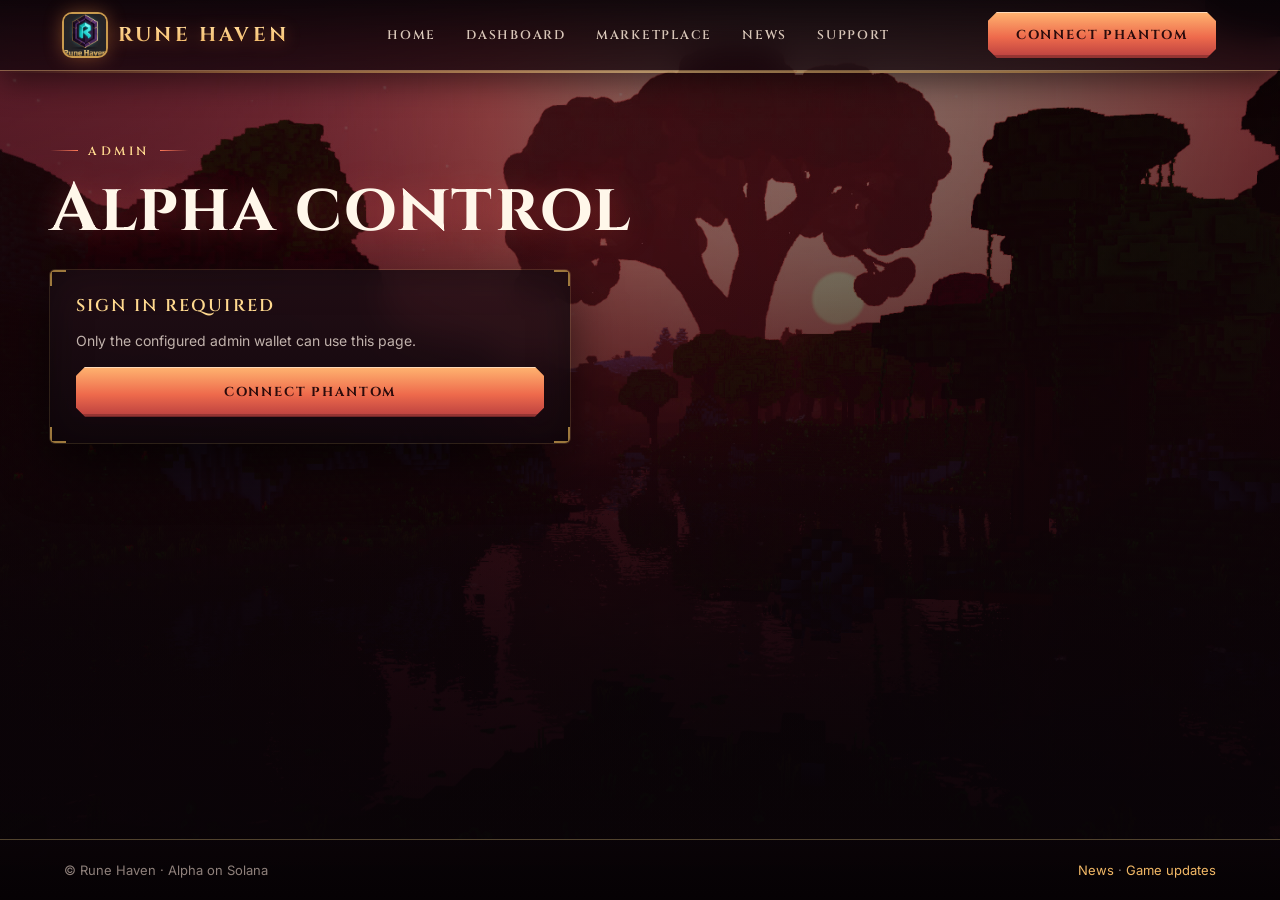
<file: admin.html>
<!doctype html>
<html lang="en">
<head>
<meta charset="utf-8">
<meta name="viewport" content="width=device-width, initial-scale=1">
<meta name="robots" content="noindex">
<meta name="theme-color" content="#111016">
<title>Admin | Rune Haven</title>
<link rel="stylesheet" href="/site.css?v=20261007d">
</head>
<body>
<div class="world" aria-hidden="true"></div>
<div class="shell">
  <header class="top" id="top"></header>
  <main class="wrap">
    <p class="eyebrow">Admin</p>
    <h1>Alpha control</h1>

    <div class="card gate" style="margin-top:26px;max-width:520px">
      <h2>Sign in required</h2>
      <p class="muted">Only the configured admin wallet can use this page.</p>
      <button class="btn block" id="gate-signin" type="button">Connect Phantom</button>
    </div>
    <div class="card" id="denied" hidden style="margin-top:26px;max-width:520px">
      <h2>Admin access required</h2>
      <p class="muted">This wallet is not an admin.</p>
    </div>

    <div class="app" id="app" hidden>
      <div class="tabs" role="tablist" aria-label="Admin sections">
        <button role="tab" aria-selected="true" data-tab="overview" type="button">Overview</button>
        <button role="tab" aria-selected="false" data-tab="members" type="button">Members</button>
        <button role="tab" aria-selected="false" data-tab="lookup" type="button">Lookup</button>
        <button role="tab" aria-selected="false" data-tab="activity" type="button">Activity</button>
        <button role="tab" aria-selected="false" data-tab="market" type="button">Market</button>
        <button role="tab" aria-selected="false" data-tab="support" type="button">Support</button>
        <button role="tab" aria-selected="false" data-tab="server" type="button">Server</button>
      </div>
      <p class="msg" id="msg" role="status" aria-live="polite"></p>

      <section data-panel="overview">
        <div class="grid" style="margin-top:0">
          <div class="card kpi"><span>Game server</span><div class="big" id="o-online">—</div><p class="muted" id="o-version"></p></div>
          <div class="card kpi"><span>Approved wallets</span><div class="big" id="o-approved">—</div></div>
          <div class="card kpi"><span>Characters</span><div class="big" id="o-chars">—</div></div>
          <div class="card kpi"><span>Active site sessions</span><div class="big" id="o-sessions">—</div></div>
        </div>
        <div class="grid">
          <div class="card">
            <h2>Access mode</h2>
            <p class="muted" id="mode-text"></p>
            <button class="btn" id="mode-btn" type="button">…</button>
          </div>
          <div class="card">
            <h2>Recent activity</h2>
            <div class="list" id="o-recent"><p class="muted">Loading…</p></div>
          </div>
        </div>
      </section>

      <section data-panel="members" hidden>
        <div class="card">
          <h2>Add a wallet</h2>
          <form class="form-grid" id="add-form">
            <div><label class="field" for="add-wallet">Solana address</label><input class="text" id="add-wallet" autocomplete="off" spellcheck="false" required></div>
            <div><label class="field" for="add-label">Label</label><input class="text" id="add-label" maxlength="60" placeholder="Name or handle"></div>
            <div><label class="field" for="add-note">Note</label><input class="text" id="add-note" maxlength="500" placeholder="Only admins see this"></div>
            <button class="btn" type="submit">Approve</button>
          </form>
        </div>
        <div class="card" style="margin-top:18px">
          <div class="toolbar">
            <input class="text grow" id="search" type="search" placeholder="Search by label, note or address" aria-label="Search members">
            <span class="muted" id="count"></span>
            <button class="btn quiet small" id="export" type="button">Export CSV</button>
            <button class="btn quiet small" id="import-open" type="button">Bulk import</button>
          </div>
          <div class="scroll">
            <table>
              <thead><tr><th>Member</th><th class="num">Characters</th><th>Added</th><th></th></tr></thead>
              <tbody id="members"><tr><td colspan="4" class="muted">Loading…</td></tr></tbody>
            </table>
          </div>
        </div>
      </section>

      <section data-panel="lookup" hidden>
        <div class="card">
          <h2>Look up a wallet</h2>
          <form class="toolbar" id="lookup-form">
            <input class="text grow" id="lookup-wallet" autocomplete="off" spellcheck="false" placeholder="Solana address" aria-label="Wallet to look up" required>
            <button class="btn" type="submit">Look up</button>
          </form>
          <div id="lookup-result"></div>
        </div>
      </section>

      <section data-panel="activity" hidden>
        <div class="card">
          <h2>Admin activity</h2>
          <div class="scroll">
            <table>
              <thead><tr><th>When</th><th>Admin</th><th>Action</th></tr></thead>
              <tbody id="audit"><tr><td colspan="3" class="muted">Loading…</td></tr></tbody>
            </table>
          </div>
        </div>
      </section>
      <section data-panel="support" hidden>
        <div class="toolbar">
          <label class="field" for="support-filter" style="margin:0">Queue</label>
          <select class="text" id="support-filter" style="width:170px">
            <option value="">All tickets</option><option value="open">Open</option><option value="waiting">Waiting</option><option value="closed">Closed</option>
          </select>
          <button class="btn quiet small" id="support-refresh" type="button">Refresh</button>
        </div>
        <div class="grid" style="align-items:start;margin-top:0">
          <div class="card"><h2>Tickets</h2><div class="list" id="support-tickets"><p class="muted">Select Support to load tickets.</p></div></div>
          <div class="card" id="support-detail"><p class="muted">Select a ticket to review and reply.</p></div>
        </div>
      </section>
      <section data-panel="server" hidden>
        <div class="grid" style="margin-top:0;align-items:start">
          <div class="card">
            <h2>Game server</h2>
            <div class="stat"><span>Game</span><strong id="server-game-status">Checking…</strong></div>
            <div class="stat"><span>Version</span><strong id="server-version">—</strong></div>
            <div class="stat"><span>Authentication</span><strong id="server-auth-status">Checking…</strong></div>
            <div class="toolbar" style="margin:18px 0 0">
              <button class="btn gold" id="server-start" type="button">Start</button>
              <button class="btn danger" id="server-stop" type="button">Stop</button>
              <button class="btn quiet" id="server-restart" type="button">Restart</button>
            </div>
            <p class="muted">Stopping the game disconnects all active players. Authentication and the website remain online.</p>
          </div>
          <div class="card">
            <div class="toolbar" style="justify-content:space-between">
              <h2 style="margin:0">Latest server log</h2>
              <button class="btn quiet small" id="server-logs-refresh" type="button">Refresh</button>
            </div>
            <pre id="server-logs" style="max-height:55vh;overflow:auto;white-space:pre-wrap;overflow-wrap:anywhere;font:12px/1.5 ui-monospace,monospace;color:var(--ink)">Loading logs…</pre>
          </div>
        </div>
      </section>
      <section data-panel="market" hidden>
        <div class="grid" style="margin-top:0">
          <div class="card">
            <h2>Marketplace wallet</h2>
            <p class="muted">This wallet pays Solana fees when minting. Fund it with devnet SOL at faucet.solana.com.</p>
            <div class="stat"><span>Address</span><strong><code id="m-delegate">—</code></strong></div>
            <div class="stat"><span>Balance</span><strong id="m-sol">—</strong></div>
            <div class="stat"><span>Active listings</span><strong id="m-listings">—</strong></div>
            <div class="stat"><span>Sales</span><strong id="m-sales">—</strong></div>
            <div class="stat"><span>Pending game deliveries</span><strong id="m-deliveries">—</strong></div>
          </div>
          <div class="card">
            <h2>Mint a character NFT</h2>
            <p class="muted">Creates a one-of-one token and sends it to the wallet below. Its owner can then list it in the marketplace.</p>
            <form class="form-grid" id="mint-form">
              <div><label class="field" for="mint-species">Species</label>
                <select class="text" id="mint-species"><option>Orc</option><option>Elf</option><option>Dwarf</option><option>Danari</option><option>Draugr</option></select></div>
              <div><label class="field" for="mint-recipient">Send to wallet</label><input class="text" id="mint-recipient" autocomplete="off" spellcheck="false" required></div>
              <button class="btn" type="submit">Mint</button>
            </form>
          </div>
        </div>
        <div class="card" style="margin-top:18px">
          <h2>Mint a land parcel NFT</h2>
          <p class="muted">Each NFT is permanently mapped to one surveyed plot. The owner chooses a build location inside that plot; the plot itself cannot move.</p>
          <form class="form-grid" id="land-mint-form" style="grid-template-columns:1fr 2fr auto">
            <div><label class="field" for="land-parcel">Parcel</label><select class="text" id="land-parcel" required></select></div>
            <div><label class="field" for="land-recipient">Send to wallet</label><input class="text" id="land-recipient" autocomplete="off" spellcheck="false" required></div>
            <button class="btn" type="submit">Mint parcel NFT</button>
          </form>
          <div class="list" id="m-parcels" style="margin-top:16px"><p class="muted">Loading parcels…</p></div>
        </div>
        <div class="card" style="margin-top:18px">
          <h2>Mint a building NFT</h2>
          <p class="muted">The building stays in the owner’s wallet. The game checks that the NFT belongs to the player and that its type is allowed on the selected parcel.</p>
          <form class="form-grid" id="building-mint-form" style="grid-template-columns:1fr 2fr auto">
            <div><label class="field" for="building-type">Building type</label>
              <select class="text" id="building-type"><option value="house">House</option><option value="farmhouse">Farmhouse</option><option value="barn">Barn</option><option value="stable">Stable</option><option value="shop">Shop</option><option value="inn">Inn</option><option value="blacksmith">Blacksmith</option><option value="guild_hall">Guild hall</option><option value="castle">Castle</option><option value="fortress">Fortress</option><option value="town_hall">Town hall</option></select></div>
            <div><label class="field" for="building-recipient">Send to wallet</label><input class="text" id="building-recipient" autocomplete="off" spellcheck="false" required></div>
            <button class="btn" type="submit">Mint building NFT</button>
          </form>
          <div class="list" id="m-buildings" style="margin-top:16px"><p class="muted">Loading buildings…</p></div>
        </div>
        <div class="card" style="margin-top:18px">
          <h2>Minted characters</h2>
          <div class="list" id="m-characters"><p class="muted">None yet.</p></div>
        </div>
      </section>
    </div>
  </main>
  <footer class="bottom" id="bottom"></footer>
</div>

<dialog id="edit-dialog" aria-labelledby="edit-title">
  <form method="dialog" id="edit-form">
    <h2 id="edit-title">Edit member</h2>
    <code class="wallet" id="edit-wallet"></code>
    <label class="field" for="edit-label">Label</label><input class="text" id="edit-label" maxlength="60">
    <label class="field" for="edit-note">Note</label><textarea id="edit-note" maxlength="500" style="min-height:90px"></textarea>
    <div class="toolbar" style="margin:16px 0 0;justify-content:flex-end">
      <button class="btn quiet" value="cancel" type="submit">Cancel</button>
      <button class="btn" id="edit-save" value="save" type="submit">Save</button>
    </div>
  </form>
</dialog>

<dialog id="import-dialog" aria-labelledby="import-title">
  <form method="dialog" id="import-form">
    <h2 id="import-title">Bulk import</h2>
    <p class="muted">One per line: <code>address</code>, or <code>address, label, note</code>. A header row is ignored.</p>
    <textarea id="import-text" spellcheck="false" aria-label="Wallets to import"></textarea>
    <p class="msg" id="import-msg" role="status"></p>
    <div class="toolbar" style="margin:12px 0 0;justify-content:flex-end">
      <button class="btn quiet" value="cancel" type="submit">Close</button>
      <button class="btn" id="import-run" type="button">Import</button>
    </div>
  </form>
</dialog>

<script src="/site.js?v=20261008a"></script>
<script>
  const { $, esc, api, shell, signIn, setMsg, short, fmtUnits } = RH;
  shell("/admin.html");

  const ACTIONS = {
    add_wallets: (d) => `Approved ${d.added?.length ?? 0} wallet(s)`,
    remove_wallet: (d) => `Removed ${short(d.wallet)}`,
    edit_wallet_note: (d) => `Edited notes for ${short(d.wallet)}`,
    set_alpha_open: (d) => (d.alpha_open ? "Opened the alpha to everyone" : "Switched to invite-only"),
  };
  const describe = (e) => (ACTIONS[e.action] ? ACTIONS[e.action](e.detail || {}) : e.action);
  const when = (ms) => new Date(ms).toLocaleString();
  const msg = $("#msg");
  let members = [];
  let alphaOpen = false;
  let selectedSupportTicket = null;
  let activeAdminTab = "overview";

  $("#gate-signin").addEventListener("click", async (event) => {
    event.target.disabled = true;
    try { await signIn(); location.reload(); } catch (error) { RH.toast(error.message); event.target.disabled = false; }
  });

  function showTab(name) {
    activeAdminTab = name;
    document.querySelectorAll("[data-tab]").forEach((b) => b.setAttribute("aria-selected", String(b.dataset.tab === name)));
    document.querySelectorAll("[data-panel]").forEach((p) => { p.hidden = p.dataset.panel !== name; });
    setMsg(msg, "");
    if (name === "overview") loadOverview();
    if (name === "members") loadMembers();
    if (name === "activity") loadAudit();
    if (name === "market") loadMarket();
    if (name === "support") loadSupport();
    if (name === "server") loadServer();
  }
  document.querySelectorAll("[data-tab]").forEach((b) => b.addEventListener("click", () => showTab(b.dataset.tab)));

  const run = async (job, okText) => {
    try { const result = await job(); if (okText) setMsg(msg, okText(result), "ok"); return result; }
    catch (error) { setMsg(msg, error.message, "error"); return null; }
  };

  async function loadSupport() {
    const status = $("#support-filter").value;
    const box = $("#support-tickets");
    try {
      const { tickets } = await api(`/api/v1/admin/support/tickets${status ? `?status=${status}` : ""}`);
      box.replaceChildren();
      if (!tickets.length) { box.innerHTML = '<p class="muted">No tickets in this queue.</p>'; return; }
      for (const ticket of tickets) {
        const button = document.createElement("button");
        button.type = "button";
        button.className = "row";
        button.style.cssText = "width:100%;text-align:left;color:var(--ink);cursor:pointer";
        button.innerHTML = `<span><strong>#${ticket.id} · ${esc(ticket.subject)}</strong><br><span class="muted">${esc(ticket.category)} · ${esc(short(ticket.wallet))} · ${esc(when(ticket.updated_at))}</span></span><span class="tag">${esc(ticket.status)}</span>`;
        button.addEventListener("click", () => openSupportTicket(ticket.id));
        box.appendChild(button);
      }
      if (selectedSupportTicket && tickets.some((ticket) => ticket.id === selectedSupportTicket)) openSupportTicket(selectedSupportTicket);
    } catch (error) { box.innerHTML = `<p class="muted">${esc(error.message)}</p>`; }
  }

  async function openSupportTicket(id) {
    selectedSupportTicket = id;
    const box = $("#support-detail");
    try {
      const { ticket, messages } = await api(`/api/v1/admin/support/tickets/${id}`);
      box.innerHTML = `<h2>${esc(ticket.subject)}</h2>
        <p class="muted">#${ticket.id} · ${esc(ticket.category)} · ${esc(ticket.wallet)} · Opened ${esc(when(ticket.created_at))}</p>
        <div class="list" id="support-thread" style="max-height:42vh;overflow:auto"></div>
        <form id="support-reply-form" style="margin-top:16px">
          <label class="field" for="support-reply">Reply</label><textarea id="support-reply" maxlength="5000" required style="min-height:100px"></textarea>
          <div class="toolbar" style="justify-content:space-between;margin:12px 0 0">
            <div class="toolbar" style="margin:0"><select class="text" id="support-status" style="width:150px"><option value="open">Open</option><option value="waiting">Waiting</option><option value="closed">Closed</option></select><button class="btn quiet small" id="support-status-save" type="button">Update status</button></div>
            <button class="btn gold" type="submit">Send reply</button>
          </div>
        </form>`;
      $("#support-status").value = ticket.status;
      const thread = $("#support-thread");
      for (const entry of messages) {
        const card = document.createElement("article");
        card.className = "row";
        card.style.cssText = "display:block;white-space:pre-wrap;overflow-wrap:anywhere";
        const author = document.createElement("strong");
        author.textContent = `${entry.role === "admin" ? "Support" : short(entry.wallet)} · ${when(entry.created_at)}`;
        const text = document.createElement("p");
        text.style.cssText = "margin:8px 0 0;color:var(--ink)";
        text.textContent = entry.body;
        card.append(author, text);
        thread.appendChild(card);
      }
      $("#support-reply-form").addEventListener("submit", async (event) => {
        event.preventDefault();
        const button = event.submitter;
        button.disabled = true;
        try {
          await api(`/api/v1/admin/support/tickets/${id}/messages`, { method: "POST", body: { message: $("#support-reply").value } });
          await loadSupport();
          openSupportTicket(id);
        } catch (error) { setMsg(msg, error.message, "error"); }
        finally { button.disabled = false; }
      });
      $("#support-status-save").addEventListener("click", async (event) => {
        const button = event.currentTarget;
        button.disabled = true;
        try {
          await api(`/api/v1/admin/support/tickets/${id}/status`, { method: "PUT", body: { status: $("#support-status").value } });
          setMsg(msg, `Ticket #${id} updated.`, "ok");
          loadSupport();
        } catch (error) { setMsg(msg, error.message, "error"); }
        finally { button.disabled = false; }
      });
    } catch (error) { box.innerHTML = `<p class="muted">${esc(error.message)}</p>`; }
  }

  $("#support-filter").addEventListener("change", loadSupport);
  $("#support-refresh").addEventListener("click", loadSupport);

  async function loadServer() {
    try {
      const status = await api("/api/v1/admin/server/status");
      $("#server-game-status").textContent = status.online ? "Online" : "Offline";
      $("#server-game-status").className = status.online ? "pill-ok" : "pill-no";
      $("#server-auth-status").textContent = status.auth_online ? "Online" : "Offline";
      $("#server-auth-status").className = status.auth_online ? "pill-ok" : "pill-no";
      $("#server-version").textContent = status.version;
      $("#server-start").disabled = status.online;
      $("#server-stop").disabled = !status.online;
      const log = await api("/api/v1/admin/server/logs?lines=250");
      $("#server-logs").textContent = `${log.file}\n${log.lines.join("\n")}`;
      const pre = $("#server-logs");
      pre.scrollTop = pre.scrollHeight;
    } catch (error) {
      $("#server-logs").textContent = error.message;
    }
  }

  async function serverAction(action) {
    if ((action === "stop" || action === "restart") && !confirm(`${action === "stop" ? "Stop" : "Restart"} the game server? Active players will disconnect.`)) return;
    const buttons = [$("#server-start"), $("#server-stop"), $("#server-restart")];
    buttons.forEach((button) => { button.disabled = true; });
    setMsg(msg, `${action[0].toUpperCase()}${action.slice(1)} requested…`);
    try {
      const result = await api("/api/v1/admin/server/control", { method: "POST", body: { action } });
      setMsg(msg, result.message, "ok");
    } catch (error) { setMsg(msg, error.message, "error"); }
    finally { await loadServer(); }
  }

  $("#server-start").addEventListener("click", () => serverAction("start"));
  $("#server-stop").addEventListener("click", () => serverAction("stop"));
  $("#server-restart").addEventListener("click", () => serverAction("restart"));
  $("#server-logs-refresh").addEventListener("click", loadServer);
  setInterval(() => { if (activeAdminTab === "server" && !document.hidden) loadServer(); }, 10000);

  async function loadMarket() {
    const m = await run(() => api("/api/v1/admin/market"));
    if (!m) return;
    $("#m-delegate").textContent = m.delegate;
    $("#m-sol").textContent = m.sol_lamports == null ? "unavailable" : `${(m.sol_lamports / 1e9).toFixed(3)} SOL`;
    $("#m-listings").textContent = m.active_listings;
    $("#m-sales").textContent = m.sales;
    $("#m-deliveries").textContent = m.pending_deliveries;
    const box = $("#m-characters");
    box.innerHTML = m.characters.length ? "" : '<p class="muted">None yet.</p>';
    for (const c of m.characters) {
      const row = document.createElement("div");
      row.className = "row";
      row.innerHTML = `<span><strong>${esc(c.name)}</strong><br><span class="muted">${esc(c.reference)}</span></span><code>${esc(short(c.mint))}</code>`;
      box.appendChild(row);
    }
    const available = m.parcels.filter((parcel) => !parcel.minted);
    const select = $("#land-parcel");
    select.replaceChildren(...available.map((parcel) => {
      const option = document.createElement("option");
      option.value = parcel.id;
      option.textContent = `${parcel.region} · ${parcel.land_type} · ${parcel.id}`;
      return option;
    }));
    $("#land-mint-form").querySelector("button[type=submit]").disabled = !available.length;
    const landBox = $("#m-parcels");
    landBox.innerHTML = m.parcels.length ? "" : '<p class="muted">No parcels are configured.</p>';
    for (const parcel of m.parcels) {
      const row = document.createElement("div");
      row.className = "row";
      row.innerHTML = `<span><strong>${esc(parcel.region)} · ${esc(parcel.land_type)}</strong><br><span class="muted">${esc(parcel.world_id)} · ${esc(parcel.id)}</span></span><code>${parcel.minted ? esc(short(parcel.mint)) : "Not minted"}</code>`;
      landBox.appendChild(row);
    }
    const buildingBox = $("#m-buildings");
    buildingBox.innerHTML = m.buildings.length ? "" : '<p class="muted">No building NFTs have been minted.</p>';
    for (const building of m.buildings) {
      const row = document.createElement("div");
      row.className = "row";
      row.innerHTML = `<span><strong>${esc(RH.prettyItem(building.building_type))}</strong></span><code>${esc(short(building.mint))}</code>`;
      buildingBox.appendChild(row);
    }
  }

  $("#mint-form").addEventListener("submit", async (event) => {
    event.preventDefault();
    const button = event.submitter;
    button.disabled = true;
    setMsg(msg, "Minting on Solana�");
    const result = await run(() => api("/api/v1/admin/market/mint-character", { method: "POST", body: { species: $("#mint-species").value, recipient: $("#mint-recipient").value.trim() } }), (r) => `Minted ${short(r.mint)}.`);
    button.disabled = false;
    if (result) loadMarket();
  });

  $("#land-mint-form").addEventListener("submit", async (event) => {
    event.preventDefault();
    const button = event.submitter;
    button.disabled = true;
    setMsg(msg, "Minting parcel NFT on Solana…");
    const result = await run(() => api("/api/v1/admin/market/mint-land", { method: "POST", body: { parcel_id: $("#land-parcel").value, recipient: $("#land-recipient").value.trim() } }), (r) => `Parcel NFT minted for ${r.parcel_id}: ${short(r.mint)}.`);
    button.disabled = false;
    if (result) loadMarket();
  });

  $("#building-mint-form").addEventListener("submit", async (event) => {
    event.preventDefault();
    const button = event.submitter;
    button.disabled = true;
    setMsg(msg, "Minting building NFT on Solana…");
    const result = await run(() => api("/api/v1/admin/market/mint-building", { method: "POST", body: { building_type: $("#building-type").value, recipient: $("#building-recipient").value.trim() } }), (r) => `Minted ${RH.prettyItem(r.building_type)} building ${short(r.mint)}.`);
    button.disabled = false;
    if (result) loadMarket();
  });

  async function loadOverview() {
    const o = await run(() => api("/api/v1/admin/overview"));
    if (!o) return;
    $("#o-online").innerHTML = `<span class="dot ${o.game_online ? "on" : "off"}"></span>${o.game_online ? "Online" : "Offline"}`;
    $("#o-version").textContent = `Version ${o.version}`;
    $("#o-approved").textContent = o.approved_count;
    $("#o-chars").textContent = o.characters ?? "—";
    $("#o-sessions").textContent = o.active_sessions;
    renderMode(o.alpha_open);
    $("#o-recent").innerHTML = o.recent_activity.length
      ? o.recent_activity.map((e) => `<div class="row"><span>${esc(describe(e))}<br><span class="muted">${esc(short(e.admin))} · ${esc(when(e.at))}</span></span></div>`).join("")
      : '<p class="muted">No admin activity yet.</p>';
  }

  function renderMode(open) {
    alphaOpen = open;
    $("#mode-text").textContent = open
      ? "The alpha is open: any wallet can sign in to the site and play."
      : "The alpha is invite-only: only approved wallets can sign in and play.";
    $("#mode-btn").textContent = open ? "Switch to invite-only" : "Open alpha to everyone";
    $("#mode-btn").className = open ? "btn" : "btn danger";
  }

  $("#mode-btn").addEventListener("click", async () => {
    const next = !alphaOpen;
    if (next && !confirm("Open the alpha to every wallet? Anyone will be able to sign in and play.")) return;
    const result = await run(() => api("/api/v1/admin/settings", { method: "PUT", body: { alpha_open: next } }), (r) => (r.alpha_open ? "Alpha is now open." : "Alpha is now invite-only."));
    if (result) { renderMode(result.alpha_open); loadOverview(); }
  });

  function renderMembers() {
    const q = $("#search").value.trim().toLowerCase();
    const shown = members.filter((m) => !q || `${m.label} ${m.note} ${m.wallet}`.toLowerCase().includes(q));
    $("#count").textContent = `${shown.length} of ${members.length}`;
    const body = $("#members");
    if (!shown.length) { body.innerHTML = `<tr><td colspan="4" class="muted">${members.length ? "No matches." : "No approved wallets yet."}</td></tr>`; return; }
    body.innerHTML = "";
    for (const m of shown) {
      const row = document.createElement("tr");
      row.innerHTML = `<td><strong>${esc(m.label || "Unnamed")}</strong><br><code class="wallet">${esc(m.wallet)}</code>${m.note ? `<br><span class="muted">${esc(m.note)}</span>` : ""}</td><td class="num">${m.characters ?? "—"}</td><td class="muted">${m.added_at ? esc(when(m.added_at)) : "—"}</td><td></td>`;
      const actions = row.lastElementChild;
      actions.style.whiteSpace = "nowrap";
      const edit = Object.assign(document.createElement("button"), { className: "btn quiet small", type: "button", textContent: "Edit" });
      edit.addEventListener("click", () => openEdit(m));
      const remove = Object.assign(document.createElement("button"), { className: "btn danger small", type: "button", textContent: "Remove" });
      remove.style.marginLeft = "6px";
      remove.addEventListener("click", () => removeMember(m));
      actions.append(edit, remove);
      body.appendChild(row);
    }
  }

  async function loadMembers() {
    const result = await run(() => api("/api/v1/admin/members"));
    if (!result) return;
    members = result.members;
    renderMembers();
  }
  $("#search").addEventListener("input", renderMembers);

  $("#add-form").addEventListener("submit", async (event) => {
    event.preventDefault();
    const entry = { wallet: $("#add-wallet").value.trim(), label: $("#add-label").value, note: $("#add-note").value };
    const result = await run(() => api("/api/v1/admin/members", { body: { entries: [entry] } }));
    if (!result) return;
    if (result.added.length) { setMsg(msg, "Wallet approved.", "ok"); event.target.reset(); loadMembers(); }
    else setMsg(msg, `Not added: ${result.skipped[0]?.reason || "unknown reason"}.`, "error");
  });

  async function removeMember(m) {
    if (!confirm(`Remove ${m.label || short(m.wallet)} from the approved list? They will lose alpha access.`)) return;
    const result = await run(() => api(`/api/v1/admin/members/${encodeURIComponent(m.wallet)}`, { method: "DELETE" }), () => "Wallet removed.");
    if (result) loadMembers();
  }

  const editDialog = $("#edit-dialog");
  let editing = null;
  function openEdit(m) {
    editing = m;
    $("#edit-wallet").textContent = m.wallet;
    $("#edit-label").value = m.label;
    $("#edit-note").value = m.note;
    editDialog.showModal();
  }
  $("#edit-form").addEventListener("submit", async (event) => {
    if (event.submitter?.value !== "save" || !editing) return;
    const result = await run(() => api(`/api/v1/admin/members/${encodeURIComponent(editing.wallet)}`, { method: "PUT", body: { label: $("#edit-label").value, note: $("#edit-note").value } }), () => "Saved.");
    if (result) loadMembers();
  });

  const csvCell = (v) => `"${String(v ?? "").replace(/"/g, '""')}"`;
  $("#export").addEventListener("click", () => {
    const lines = ["wallet,label,note,added_at", ...members.map((m) => [m.wallet, m.label, m.note, m.added_at ? new Date(m.added_at).toISOString() : ""].map(csvCell).join(","))];
    const link = Object.assign(document.createElement("a"), { href: URL.createObjectURL(new Blob([lines.join("\n")], { type: "text/csv" })), download: "rune-haven-approved-wallets.csv" });
    link.click();
    URL.revokeObjectURL(link.href);
  });

  function parseImport(text) {
    return text.split(/\r?\n/).map((l) => l.trim()).filter(Boolean).map((line) => {
      const [wallet, label = "", ...rest] = line.split(/[,\t]/).map((p) => p.trim().replace(/^"|"$/g, ""));
      return { wallet, label, note: rest.join(", ") };
    }).filter((e, i) => !(i === 0 && e.wallet.toLowerCase() === "wallet"));
  }

  const importDialog = $("#import-dialog");
  $("#import-open").addEventListener("click", () => { setMsg($("#import-msg"), ""); importDialog.showModal(); });
  $("#import-run").addEventListener("click", async () => {
    const entries = parseImport($("#import-text").value);
    const out = $("#import-msg");
    if (!entries.length) return setMsg(out, "Nothing to import.", "error");
    try {
      const result = await api("/api/v1/admin/members", { body: { entries } });
      const skipped = result.skipped.map((s) => `${short(s.wallet) || "(blank)"}: ${s.reason}`);
      setMsg(out, `Approved ${result.added.length}, skipped ${skipped.length}.${skipped.length ? " " + skipped.slice(0, 6).join("; ") + (skipped.length > 6 ? "…" : "") : ""}`, result.added.length ? "ok" : "error");
      if (result.added.length) { $("#import-text").value = ""; loadMembers(); }
    } catch (error) { setMsg(out, error.message, "error"); }
  });

  $("#lookup-form").addEventListener("submit", async (event) => {
    event.preventDefault();
    const box = $("#lookup-result");
    box.innerHTML = '<p class="muted">Looking up…</p>';
    const wallet = $("#lookup-wallet").value.trim();
    const p = await run(() => api(`/api/v1/admin/lookup/${encodeURIComponent(wallet)}`));
    if (!p) { box.innerHTML = ""; return; }
    const chars = p.characters
      ? (p.characters.length ? p.characters.map((c) => `<div class="stat"><span>${esc(c.name)}</span><strong>${c.general_xp == null ? "—" : Number(c.general_xp).toLocaleString()} XP</strong></div>`).join("") : '<p class="muted">No characters yet.</p>')
      : '<p class="muted">Game data unavailable.</p>';
    const bal = p.balance
      ? `<div class="stat"><span>SOL</span><strong>${(p.balance.sol_lamports / 1e9).toLocaleString(undefined, { maximumFractionDigits: 4 })}</strong></div><div class="stat"><span>VGLD</span><strong>${p.balance.vgld ? esc(fmtUnits(p.balance.vgld.base_units, p.balance.vgld.decimals)) : "Not configured"}</strong></div>`
      : '<p class="muted">Balance unavailable.</p>';
    box.innerHTML = `<div class="cols" style="margin-top:14px"><div><div class="stat"><span>Alpha access</span><strong class="${p.approved ? "pill-ok" : "pill-no"}">${p.approved ? "Approved" : "Not approved"}${p.is_admin ? " (admin)" : ""}</strong></div><div class="stat"><span>Label</span><strong>${esc(p.label || "—")}</strong></div><div class="stat"><span>Note</span><strong>${esc(p.note || "—")}</strong></div><div class="stat"><span>Game account</span><strong><code class="wallet">${esc(p.game_account)}</code></strong></div></div><div><h2 style="font-size:16px">Characters</h2>${chars}</div><div><h2 style="font-size:16px">Balances</h2>${bal}</div></div>${p.approved ? "" : '<button class="btn" id="approve-lookup" type="button" style="margin-top:14px">Approve this wallet</button>'}`;
    $("#approve-lookup")?.addEventListener("click", async () => {
      const result = await run(() => api("/api/v1/admin/members", { body: { entries: [{ wallet: p.wallet }] } }), () => "Wallet approved.");
      if (result) $("#lookup-form").requestSubmit();
    });
  });

  async function loadAudit() {
    const result = await run(() => api("/api/v1/admin/audit?limit=100"));
    if (!result) return;
    $("#audit").innerHTML = result.entries.length
      ? result.entries.map((e) => `<tr><td class="muted">${esc(when(e.at))}</td><td><code class="wallet">${esc(short(e.admin))}</code></td><td>${esc(describe(e))}</td></tr>`).join("")
      : '<tr><td colspan="3" class="muted">No admin activity yet.</td></tr>';
  }

  (async function init() {
    if (!RH.guard()) return;
    const me = await api("/api/v1/me").catch(() => null);
    if (!me) { location.reload(); return; }
    if (!me.is_admin) { $("#denied").hidden = false; return; }
    $("#app").hidden = false;
    loadOverview();
  })();
</script>
</body>
</html>
</file>
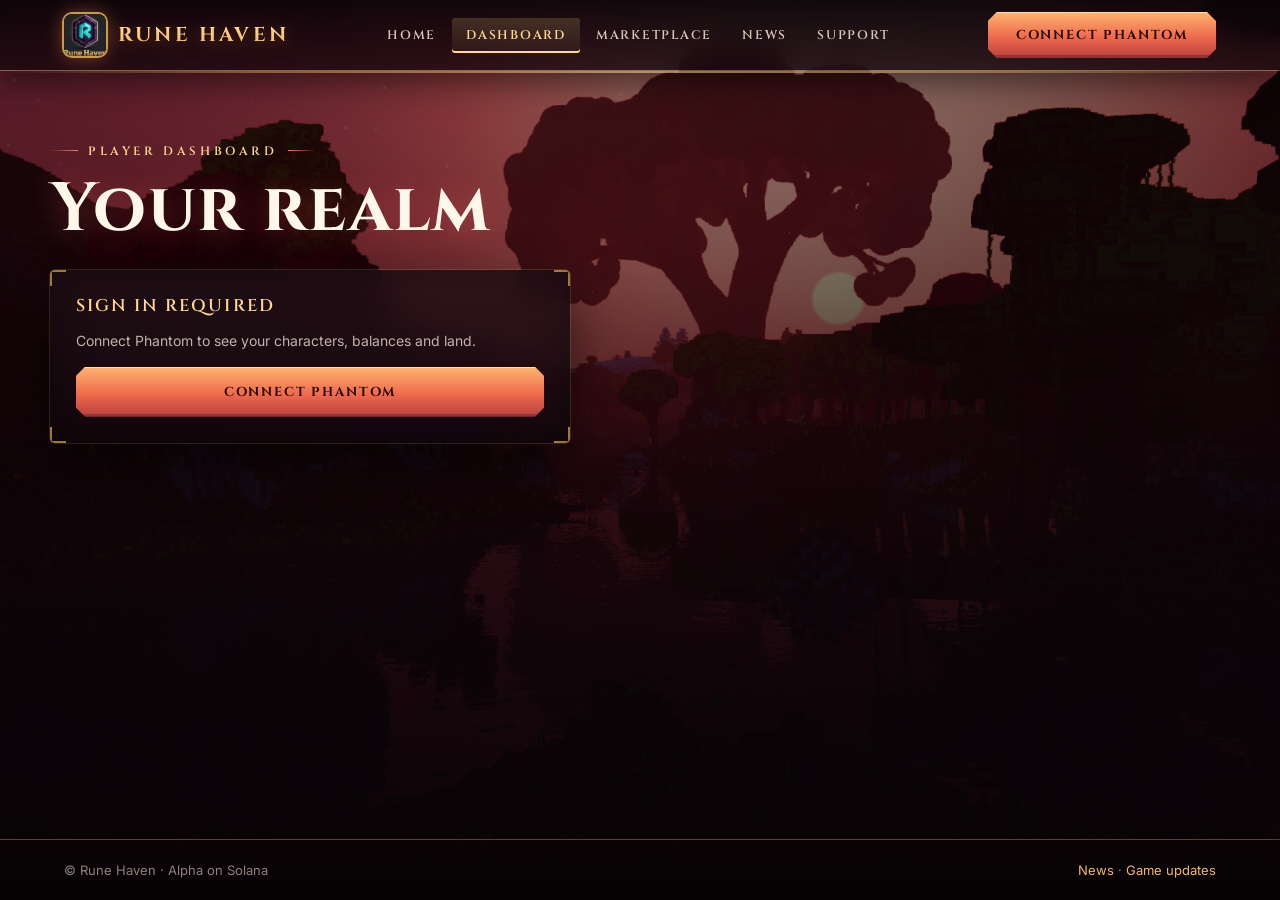
<file: dashboard.html>
<!doctype html>
<html lang="en">
<head>
<meta charset="utf-8">
<meta name="viewport" content="width=device-width, initial-scale=1">
<meta name="theme-color" content="#111016">
<title>Dashboard | Rune Haven</title>
<link rel="stylesheet" href="/site.css?v=20261007d">
</head>
<body>
<div class="world" aria-hidden="true"></div>
<div class="shell">
  <header class="top" id="top"></header>
  <main class="wrap">
    <p class="eyebrow">Player dashboard</p>
    <h1>Your realm</h1>
    <div class="card gate" style="margin-top:26px;max-width:520px">
      <h2>Sign in required</h2>
      <p class="muted">Connect Phantom to see your characters, balances and land.</p>
      <button class="btn block" id="gate-signin" type="button">Connect Phantom</button>
    </div>
    <div class="app">
      <p class="msg" id="msg" role="status"></p>
      <section class="grid">
        <div class="card">
          <h2>Account</h2>
          <div class="stat"><span>Wallet</span><strong id="a-wallet">—</strong></div>
          <div class="stat"><span>Game account ID</span><strong id="a-uuid">—</strong></div>
          <div class="stat"><span>Alpha access</span><strong id="a-alpha">—</strong></div>
        </div>
        <div class="card">
          <h2>Balances</h2>
          <div class="stat"><span>VGLD</span><strong id="b-vgld">—</strong></div>
          <div class="stat"><span>SOL</span><strong id="b-sol">—</strong></div>
        </div>
        <div class="card">
          <h2>Characters</h2>
          <div class="list" id="chars"><p class="muted">Loading…</p></div>
        </div>
        <div class="card">
          <h2 id="inv-title">Inventory</h2>
          <div id="inv"><p class="muted">Select a character to view their items.</p></div>
        </div>
        <div class="card wide">
          <h2>Land</h2>
          <div class="list" id="land"><p class="muted">Loading…</p></div>
        </div>
      </section>
    </div>
  </main>
  <footer class="bottom" id="bottom"></footer>
</div>
<script src="/site.js?v=20261008a"></script>
<script>
  const { $, esc, api, session, shell, guard, signIn, setMsg, fmtUnits, prettyItem } = RH;
  shell("/dashboard.html");
  $("#gate-signin").addEventListener("click", async (event) => {
    event.target.disabled = true;
    try { await signIn(); location.reload(); } catch (error) { RH.toast(error.message); event.target.disabled = false; }
  });

  async function section(load, onError) {
    try { return await load(); } catch (error) { onError(error); return null; }
  }

  async function showInventory(character) {
    $("#inv-title").textContent = `${character.name}'s items`;
    const box = $("#inv");
    box.innerHTML = '<p class="muted">Loading…</p>';
    try {
      const { items } = await api(`/api/v1/me/characters/${character.id}/inventory`);
      if (!items.length) { box.innerHTML = '<p class="muted">No items.</p>'; return; }
      box.innerHTML = `<table><thead><tr><th>Item</th><th>Where</th><th class="num">Qty</th></tr></thead><tbody>${items
        .map((i) => `<tr><td title="${esc(i.id)}">${esc(prettyItem(i.id))}</td><td>${i.container === "equipped" ? "Equipped" : "Bag"}</td><td class="num">${i.count}</td></tr>`)
        .join("")}</tbody></table>`;
    } catch (error) { box.innerHTML = `<p class="muted">${esc(error.message)}</p>`; }
  }

  async function init() {
    if (!guard()) return;
    const me = await section(() => api("/api/v1/me"), (e) => setMsg($("#msg"), e.message, "error"));
    if (!me) { if (!session()) location.reload(); return; }
    $("#a-wallet").textContent = me.wallet;
    $("#a-uuid").textContent = me.game_account;
    $("#a-alpha").textContent = me.alpha_access ? "Approved" : "Not approved";
    if (!me.alpha_access) { setMsg($("#msg"), "This wallet is not approved for the alpha yet.", "error"); return; }

    const [chars, balance, land] = await Promise.all([
      section(() => api("/api/v1/me/characters"), (e) => { $("#chars").innerHTML = `<p class="muted">${esc(e.message)}</p>`; }),
      section(() => api("/api/v1/me/balance"), () => { $("#b-vgld").textContent = "Unavailable"; $("#b-sol").textContent = "Unavailable"; }),
      section(() => api("/api/v1/me/land"), (e) => { $("#land").innerHTML = `<p class="muted">${esc(e.message)}</p>`; }),
    ]);

    if (chars) {
      const box = $("#chars");
      box.innerHTML = chars.characters.length ? "" : '<p class="muted">No characters yet. Log in to the game with this wallet to create one.</p>';
      for (const character of chars.characters) {
        const row = document.createElement("div");
        row.className = "row";
        row.innerHTML = `<span><strong>${esc(character.name)}</strong><br><span class="muted">General XP ${character.general_xp == null ? "—" : Number(character.general_xp).toLocaleString()}</span></span>`;
        const button = document.createElement("button");
        button.className = "btn quiet";
        button.type = "button";
        button.textContent = "Inventory";
        button.addEventListener("click", () => showInventory(character));
        row.appendChild(button);
        box.appendChild(row);
      }
    }
    if (balance) {
      $("#b-sol").textContent = (balance.sol_lamports / 1e9).toLocaleString(undefined, { maximumFractionDigits: 4 });
      $("#b-vgld").textContent = balance.vgld ? fmtUnits(balance.vgld.base_units, balance.vgld.decimals) : "Not configured";
    }
    if (land) {
      $("#land").innerHTML = land.parcels.length
        ? land.parcels.map((p) => `<div class="row"><span><strong>${esc(p.id)}</strong><br><span class="muted">${esc(p.region)} · ${esc(p.land_type)} · ${esc(p.terrain_type)}</span></span><span class="tag">${esc(p.rarity)}</span></div>`).join("")
        : '<p class="muted">You do not own any land NFTs yet. Browse the marketplace to find a parcel.</p>';
    }
  }
  init();
</script>
</body>
</html>
</file>
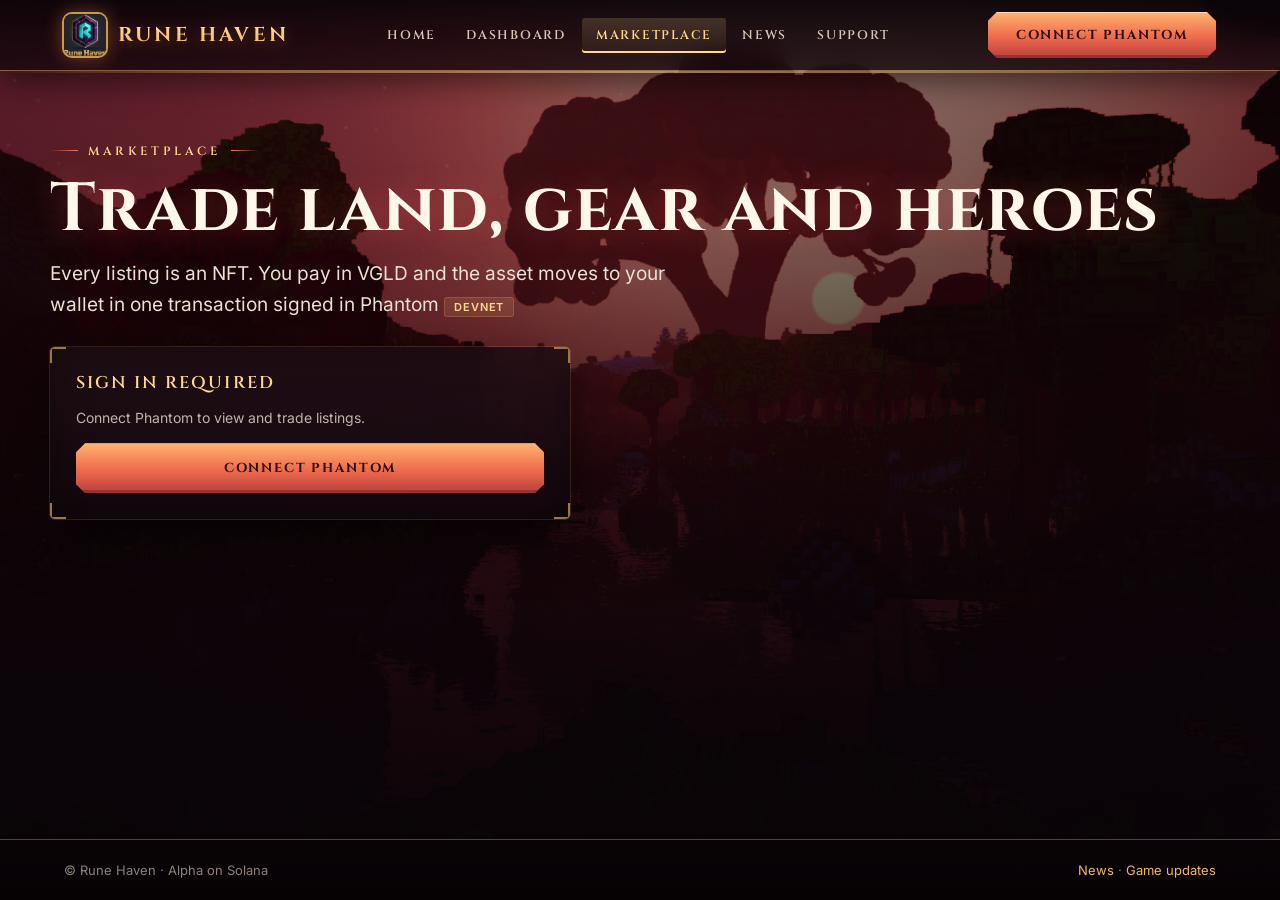
<file: market.html>
<!doctype html>
<html lang="en">
<head>
<meta charset="utf-8">
<meta name="viewport" content="width=device-width, initial-scale=1">
<meta name="theme-color" content="#111016">
<title>Marketplace | Rune Haven</title>
<link rel="stylesheet" href="/site.css?v=20261007d">
</head>
<body>
<div class="world" aria-hidden="true"></div>
<div class="shell">
  <header class="top" id="top"></header>
  <main class="wrap">
    <p class="eyebrow">Marketplace</p>
    <h1>Trade land, gear and heroes</h1>
    <p class="lead">Every listing is an NFT. You pay in VGLD and the asset moves to your wallet in one transaction signed in Phantom <span class="tag">Devnet</span></p>
    <div class="card gate" style="margin-top:26px;max-width:520px">
      <h2>Sign in required</h2>
      <p class="muted">Connect Phantom to view and trade listings.</p>
      <button class="btn block" id="gate-signin" type="button">Connect Phantom</button>
    </div>
    <div class="app">
      <div class="tabs" role="tablist" aria-label="Marketplace">
        <button role="tab" aria-selected="true" data-tab="land" type="button">Land</button>
        <button role="tab" aria-selected="false" data-tab="item" type="button">Items</button>
        <button role="tab" aria-selected="false" data-tab="character" type="button">Characters</button>
        <button role="tab" aria-selected="false" data-tab="mine" type="button">Sell</button>
      </div>
      <p class="msg" id="msg" role="status" aria-live="polite"></p>
      <div class="card" style="margin-top:18px">
        <div class="list" id="listings"><p class="muted">Loading...</p></div>
      </div>
      <p class="muted" id="fee" style="margin-top:14px"></p>
    </div>
  </main>
  <footer class="bottom" id="bottom"></footer>
</div>
<script src="/site.js?v=20261008a"></script>
<script>
  const { $, esc, api, shell, guard, signIn, setMsg, short, b58, provider, fmtUnits } = RH;
  shell("/market.html");
  $("#gate-signin").addEventListener("click", async (event) => {
    event.target.disabled = true;
    try { await signIn(); location.reload(); } catch (error) { RH.toast(error.message); event.target.disabled = false; }
  });

  const fromBase64 = (text) => Uint8Array.from(atob(text), (c) => c.charCodeAt(0));
  const msg = $("#msg");
  const sleep = (ms) => new Promise((resolve) => setTimeout(resolve, ms));
  let tab = "land";
  let token = null;
  let feeBps = 0;

  function toUnits(text, decimals) {
    const match = /^(\d+)(?:\.(\d+))?$/.exec(text.trim());
    if (!match || (match[2] || "").length > decimals) throw new Error(`Enter a price with at most ${decimals} decimals.`);
    const units = BigInt(match[1] + (match[2] || "").padEnd(decimals, "0"));
    if (units <= 0n) throw new Error("Enter a price above zero.");
    return units.toString();
  }

  async function sign(base64Tx) {
    const phantom = provider();
    if (!phantom?.isPhantom) throw new Error("Phantom was not detected.");
    await phantom.connect();
    const { signature } = await phantom.request({ method: "signAndSendTransaction", params: { message: b58(fromBase64(base64Tx)) } });
    return signature;
  }

  async function run(button, job) {
    button.disabled = true;
    try { await job(); } catch (error) { setMsg(msg, error.message || "Cancelled.", "error"); } finally { button.disabled = false; }
  }

  const buy = (listing, button) => run(button, async () => {
    setMsg(msg, "Preparing your purchase...");
    const prepared = await api(`/api/v1/market/listings/${listing.id}/purchase`, { method: "POST", body: {} });
    setMsg(msg, "Approve the transaction in Phantom...");
    const signature = await sign(prepared.transaction);
    setMsg(msg, "Confirming on Solana...");
    const result = await api(`/api/v1/market/listings/${listing.id}/confirm`, { method: "POST", body: { signature } });
    setMsg(msg, result.message, result.verified ? "ok" : "error");
    if (result.verified) load();
  });

  const sell = (asset, input, button) => run(button, async () => {
    if (!token) throw new Error("VGLD is not configured yet.");
    const price = toUnits(input.value, token.decimals);
    if (!asset.approved) {
      setMsg(msg, "Approve the marketplace for this asset in Phantom...");
      const prepared = await api("/api/v1/market/approve", { method: "POST", body: { mint: asset.mint } });
      await sign(prepared.transaction);
    }
    setMsg(msg, "Creating your listing...");
    for (let attempt = 0; ; attempt++) {
      try { await api("/api/v1/market/listings", { method: "POST", body: { mint: asset.mint, price } }); break; }
      catch (error) { if (attempt >= 12 || !/Approve the marketplace/.test(error.message)) throw error; await sleep(2000); }
    }
    setMsg(msg, "Listed.", "ok");
    load();
  });

  const unlist = (listing, button) => run(button, async () => {
    await api(`/api/v1/market/listings/${listing.id}`, { method: "DELETE" });
    setMsg(msg, "Listing cancelled. Remove the marketplace approval to leave nothing open.", "ok");
    try {
      const prepared = await api(`/api/v1/market/listings/${listing.id}/revoke`, { method: "POST", body: {} });
      await sign(prepared.transaction);
      setMsg(msg, "Listing cancelled and approval removed.", "ok");
    } catch { /* approval can be removed later */ }
    load();
  });

  const price = (units) => token ? `${fmtUnits(units, token.decimals)} VGLD` : `${units} units`;

  function button(label, cls, handler) {
    const node = document.createElement("button");
    node.className = `btn ${cls} small`;
    node.type = "button";
    node.textContent = label;
    node.addEventListener("click", () => handler(node));
    return node;
  }

  async function load() {
    const box = $("#listings");
    const me = RH.session()?.wallet;
    try {
      if (tab === "mine") {
        const [{ assets }, data] = await Promise.all([api("/api/v1/market/owned"), api("/api/v1/market/listings")]);
        token = data.vgld;
        const mine = data.listings.filter((l) => l.seller === me);
        box.innerHTML = "";
        for (const listing of mine) {
          const row = document.createElement("div");
          row.className = "row";
          row.innerHTML = `<span><strong>${esc(listing.name)}</strong><br><span class="muted">${esc(listing.kind)} - listed at ${esc(price(listing.price))}</span></span>`;
          row.appendChild(button("Cancel", "quiet", (node) => unlist(listing, node)));
          box.appendChild(row);
        }
        for (const asset of assets.filter((a) => !a.listed)) {
          const row = document.createElement("div");
          row.className = "row";
          row.innerHTML = `<span><strong>${esc(asset.name)}</strong><br><span class="muted">${esc(asset.kind)} - ${esc(short(asset.mint))}${asset.approved ? " - approved" : ""}</span></span>`;
          const form = document.createElement("span");
          const input = document.createElement("input");
          input.className = "text";input.placeholder = "Price in VGLD";
          input.inputMode = "decimal";
          input.setAttribute("aria-label", `Price for ${asset.name}`);
          input.style.cssText = "width:130px;margin-right:8px";
          form.append(input, button("List", "gold", (node) => sell(asset, input, node)));
          row.appendChild(form);
          box.appendChild(row);
        }
        if (!box.children.length) box.innerHTML = '<p class="muted">You hold no tradeable assets yet.</p>';
        return;
      }
      const data = await api(`/api/v1/market/listings?kind=${tab}`);
      token = data.vgld;
      feeBps = data.fee_bps;
      $("#fee").textContent = `Platform fee ${(feeBps / 100).toFixed(2)}% is taken from the seller's proceeds.`;
      if (!data.listings.length) { box.innerHTML = '<p class="muted">No listings in this category yet.</p>'; return; }
      box.innerHTML = "";
      for (const listing of data.listings) {
        const row = document.createElement("div");
        row.className = "row";
        row.innerHTML = `<span><strong>${esc(listing.name)}</strong><br><span class="muted">${esc(listing.reference)} - Seller ${esc(short(listing.seller))}</span></span>`;
        const side = document.createElement("span");
        side.innerHTML = `<strong>${esc(price(listing.price))}</strong> `;
        side.appendChild(listing.seller === me ? button("Yours", "quiet", () => {}) : button("Buy", "gold", (node) => buy(listing, node)));
        row.appendChild(side);
        box.appendChild(row);
      }
    } catch (error) { box.innerHTML = `<p class="muted">${esc(error.message)}</p>`; }
  }

  for (const node of document.querySelectorAll(".tabs button")) {
    node.addEventListener("click", () => {
      document.querySelectorAll(".tabs button").forEach((other) => other.setAttribute("aria-selected", String(other === node)));
      tab = node.dataset.tab;
      setMsg(msg, "");
      load();
    });
  }

  if (guard()) load();
</script>
</body>
</html>
</file>
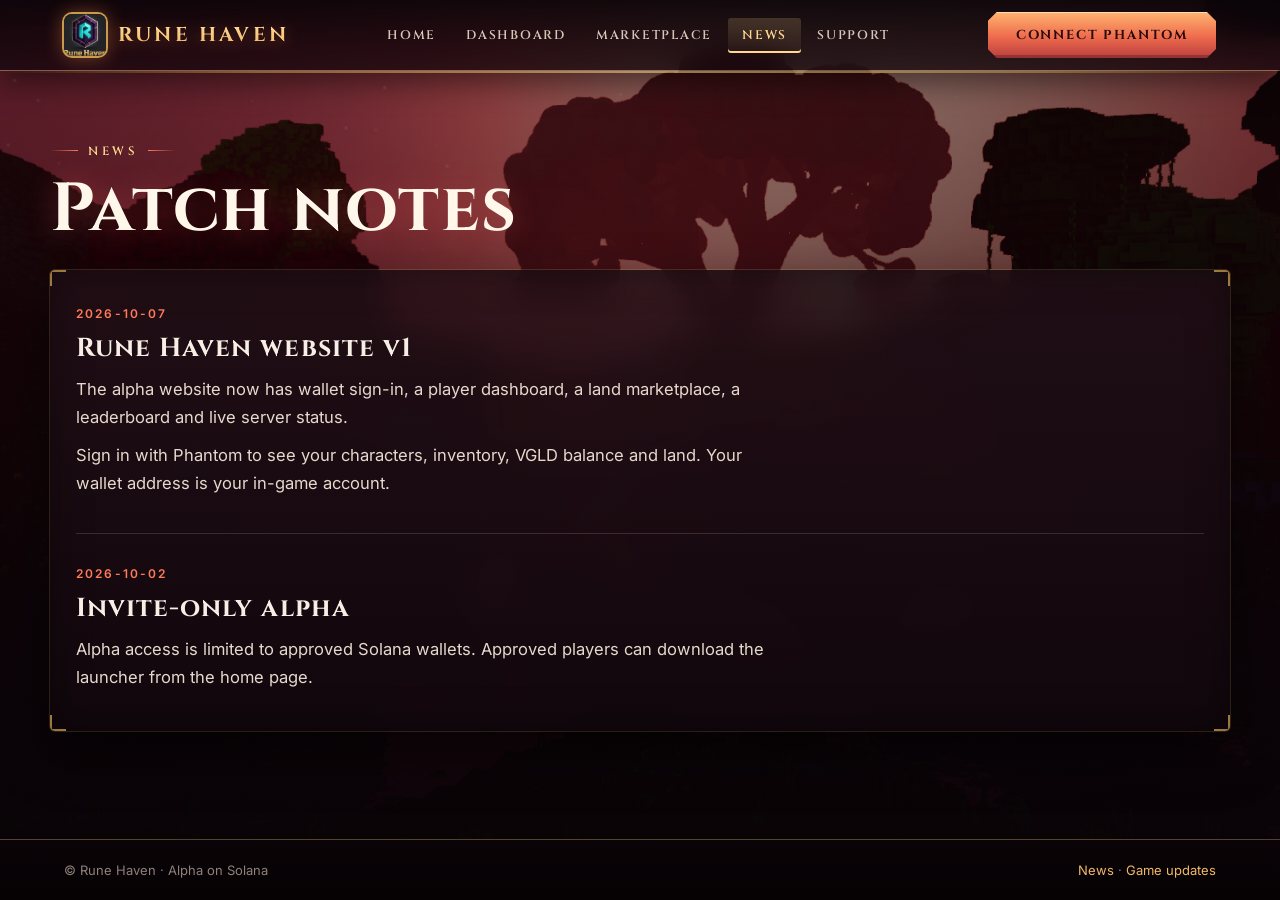
<file: news.html>
<!doctype html>
<html lang="en">
<head>
<meta charset="utf-8">
<meta name="viewport" content="width=device-width, initial-scale=1">
<meta name="theme-color" content="#111016">
<title>News | Rune Haven</title>
<link rel="stylesheet" href="/site.css?v=20261007d">
</head>
<body>
<div class="world" aria-hidden="true"></div>
<div class="shell">
  <header class="top" id="top"></header>
  <main class="wrap">
    <p class="eyebrow">News</p>
    <h1>Patch notes</h1>
    <div class="card news" id="news" style="margin-top:26px"><p class="muted">Loading…</p></div>
  </main>
  <footer class="bottom" id="bottom"></footer>
</div>
<script src="/site.js?v=20261008a"></script>
<script>
  const { $, esc, shell } = RH;
  shell("/news.html");
  fetch("/news.json", { cache: "no-store" })
    .then((response) => response.json())
    .then(({ posts }) => {
      $("#news").innerHTML = posts
        .map((post) => `<article><time datetime="${esc(post.date)}">${esc(post.date)}</time><h3>${esc(post.title)}</h3>${post.body.map((line) => `<p>${esc(line)}</p>`).join("")}</article>`)
        .join("");
    })
    .catch(() => { $("#news").innerHTML = '<p class="muted">News is unavailable right now.</p>'; });
</script>
</body>
</html>
</file>
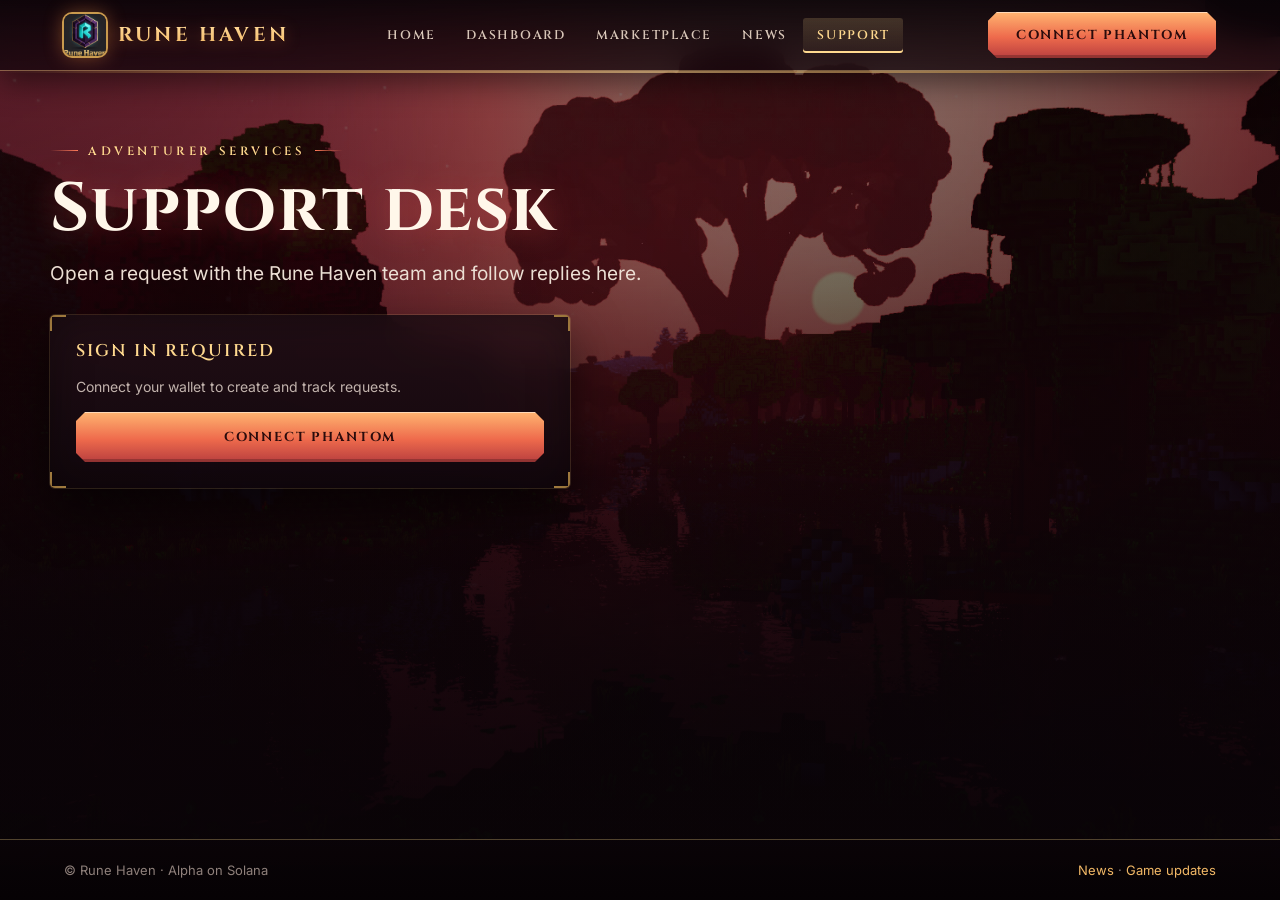
<file: support.html>
<!doctype html>
<html lang="en">
<head>
<meta charset="utf-8">
<meta name="viewport" content="width=device-width, initial-scale=1">
<meta name="theme-color" content="#12070d">
<title>Support | Rune Haven</title>
<link rel="stylesheet" href="/site.css?v=20261007d">
</head>
<body>
<div class="world" aria-hidden="true"></div>
<div class="shell">
  <header class="top" id="top"></header>
  <main class="wrap">
    <p class="eyebrow">Adventurer services</p>
    <h1>Support desk</h1>
    <p class="lead">Open a request with the Rune Haven team and follow replies here.</p>
    <div class="card gate" style="margin-top:26px;max-width:520px">
      <h2>Sign in required</h2>
      <p class="muted">Connect your wallet to create and track requests.</p>
      <button class="btn block" id="gate-signin" type="button">Connect Phantom</button>
    </div>
    <div class="app">
      <p class="msg" id="msg" role="status" aria-live="polite"></p>
      <div class="grid" style="align-items:start">
        <section class="card">
          <h2>Open a ticket</h2>
          <form id="ticket-form">
            <label class="field" for="category">Category</label>
            <select class="text" id="category" required>
              <option value="gameplay">Gameplay</option>
              <option value="account">Account and access</option>
              <option value="billing">Marketplace and VGLD</option>
              <option value="bug">Bug report</option>
              <option value="other">Other</option>
            </select>
            <label class="field" for="subject">Subject</label>
            <input class="text" id="subject" maxlength="120" required>
            <label class="field" for="message">What happened?</label>
            <textarea id="message" maxlength="5000" required style="min-height:170px"></textarea>
            <div class="toolbar" style="justify-content:flex-end;margin:16px 0 0">
              <button class="btn gold" type="submit">Send ticket</button>
            </div>
          </form>
        </section>
        <section class="card">
          <div class="toolbar" style="justify-content:space-between">
            <h2 style="margin:0">My tickets</h2>
            <button class="btn quiet small" id="refresh" type="button">Refresh</button>
          </div>
          <div class="list" id="tickets"><p class="muted">Loading tickets…</p></div>
        </section>
      </div>
    </div>
  </main>
  <footer class="bottom" id="bottom"></footer>
</div>

<dialog id="ticket-dialog" aria-labelledby="ticket-title" style="max-width:720px">
  <h2 id="ticket-title"></h2>
  <p class="muted" id="ticket-meta"></p>
  <div class="list" id="thread" style="max-height:48vh;overflow:auto"></div>
  <form id="reply-form" style="margin-top:18px">
    <label class="field" for="reply">Reply</label>
    <textarea id="reply" maxlength="5000" required style="min-height:110px"></textarea>
    <div class="toolbar" style="justify-content:flex-end;margin:12px 0 0">
      <button class="btn quiet" id="ticket-close" type="button">Close</button>
      <button class="btn gold" type="submit">Send reply</button>
    </div>
  </form>
</dialog>

<script src="/site.js?v=20261008a"></script>
<script>
  const { $, esc, api, shell, guard, signIn, setMsg } = RH;
  shell("/support.html");
  const msg = $("#msg");
  const dialog = $("#ticket-dialog");
  let selectedTicket = null;
  const date = (value) => new Date(Number(value)).toLocaleString();

  $("#gate-signin").addEventListener("click", async (event) => {
    event.target.disabled = true;
    try { await signIn(); location.reload(); }
    catch (error) { RH.toast(error.message); event.target.disabled = false; }
  });

  async function loadTickets() {
    const box = $("#tickets");
    try {
      const { tickets } = await api("/api/v1/support/tickets");
      if (!tickets.length) { box.innerHTML = '<p class="muted">No tickets yet.</p>'; return; }
      box.replaceChildren();
      for (const ticket of tickets) {
        const button = document.createElement("button");
        button.type = "button";
        button.className = "row";
        button.style.cssText = "width:100%;text-align:left;color:var(--ink);cursor:pointer";
        button.innerHTML = `<span><strong>${esc(ticket.subject)}</strong><br><span class="muted">#${ticket.id} · ${esc(ticket.category)} · ${esc(date(ticket.updated_at))}</span></span><span class="tag">${esc(ticket.status)}</span>`;
        button.addEventListener("click", () => openTicket(ticket.id));
        box.appendChild(button);
      }
    } catch (error) { box.innerHTML = `<p class="muted">${esc(error.message)}</p>`; }
  }

  async function openTicket(id) {
    try {
      const { ticket, messages } = await api(`/api/v1/support/tickets/${id}`);
      selectedTicket = ticket.id;
      $("#ticket-title").textContent = ticket.subject;
      $("#ticket-meta").textContent = `Ticket #${ticket.id} · ${ticket.category} · ${ticket.status} · opened ${date(ticket.created_at)}`;
      const thread = $("#thread");
      thread.replaceChildren();
      for (const entry of messages) {
        const article = document.createElement("article");
        article.className = "row";
        article.style.cssText = "display:block;white-space:pre-wrap;overflow-wrap:anywhere";
        const heading = document.createElement("strong");
        heading.textContent = `${entry.role === "admin" ? "Rune Haven Support" : "You"} · ${date(entry.created_at)}`;
        const body = document.createElement("p");
        body.style.cssText = "margin:10px 0 0;color:var(--ink)";
        body.textContent = entry.body;
        article.append(heading, body);
        thread.appendChild(article);
      }
      if (!dialog.open) dialog.showModal();
    } catch (error) { setMsg(msg, error.message, "error"); }
  }

  $("#ticket-form").addEventListener("submit", async (event) => {
    event.preventDefault();
    const button = event.submitter;
    button.disabled = true;
    try {
      const result = await api("/api/v1/support/tickets", { method: "POST", body: {
        category: $("#category").value,
        subject: $("#subject").value,
        message: $("#message").value,
      } });
      event.currentTarget.reset();
      setMsg(msg, `Ticket #${result.id} sent.`, "ok");
      await loadTickets();
      await openTicket(result.id);
    } catch (error) { setMsg(msg, error.message, "error"); }
    finally { button.disabled = false; }
  });

  $("#reply-form").addEventListener("submit", async (event) => {
    event.preventDefault();
    const button = event.submitter;
    button.disabled = true;
    try {
      await api(`/api/v1/support/tickets/${selectedTicket}/messages`, { method: "POST", body: { message: $("#reply").value } });
      $("#reply").value = "";
      await openTicket(selectedTicket);
      await loadTickets();
    } catch (error) { RH.toast(error.message); }
    finally { button.disabled = false; }
  });

  $("#ticket-close").addEventListener("click", () => dialog.close());
  $("#refresh").addEventListener("click", loadTickets);
  if (guard()) loadTickets();
</script>
</body>
</html>
</file>
<file: site.css>
@font-face { font-family: "Cinzel"; font-style: normal; font-weight: 500 700; font-display: swap; src: url("/assets/fonts/cinzel.woff2") format("woff2"); }
@font-face { font-family: "Inter"; font-style: normal; font-weight: 400 700; font-display: swap; src: url("/assets/fonts/inter.woff2") format("woff2"); }

:root {
  color-scheme: dark;
  --bg: #12070d;
  --ink: #f7efe6;
  --muted: #c2b3ad;
  --dim: #8f807b;
  --gold: #f2b866;
  --gold-hi: #ffd998;
  --ember: #ff7a59;
  --rose: #e8506a;
  --moss: #7fd8a0;
  --line: rgba(255, 214, 170, .16);
  --line-hi: rgba(255, 214, 170, .34);
  --glass: rgba(24, 11, 18, .62);
  --glass-hi: rgba(36, 17, 26, .78);
  --serif: "Cinzel", "Iowan Old Style", Georgia, serif;
  --sans: "Inter", system-ui, -apple-system, "Segoe UI", sans-serif;
  --radius: 14px;
  font-family: var(--sans);
  background: var(--bg);
  color: var(--ink);
}
* { box-sizing: border-box; }
html { scroll-behavior: smooth; }
body { margin: 0; min-height: 100vh; font: 16px/1.6 var(--sans); -webkit-font-smoothing: antialiased; }
a { color: var(--gold); text-underline-offset: 3px; }
a:hover { color: var(--gold-hi); }
::selection { background: rgba(255, 122, 89, .4); }
:focus-visible { outline: 2px solid var(--gold); outline-offset: 2px; border-radius: 4px; }

/* Backdrop: the game art, lit from the sunset, with embers drifting up */
.world { position: fixed; inset: 0; z-index: -2; background: url("/assets/runehaven-world.jpg") center 38% / cover no-repeat; transform: scale(1.04); animation: drift 40s ease-in-out infinite alternate; }
.world::after { content: ""; position: absolute; inset: 0; background:
  radial-gradient(120% 80% at 70% 18%, rgba(255, 130, 110, .08), transparent 60%),
  linear-gradient(180deg, rgba(18, 7, 13, .42) 0%, rgba(18, 7, 13, .72) 48%, rgba(18, 7, 13, .94) 100%); }
.embers { position: fixed; inset: 0; z-index: -1; overflow: hidden; pointer-events: none; }
.embers i { position: absolute; bottom: -12px; width: var(--s); height: var(--s); border-radius: 50%; background: radial-gradient(circle, #ffd9a0, rgba(255, 122, 89, 0) 70%); opacity: 0; animation: rise var(--d) linear var(--delay) infinite; }
@keyframes rise { 0% { transform: translate(0, 0); opacity: 0; } 12% { opacity: .85; } 100% { transform: translate(var(--x), -105vh); opacity: 0; } }
@keyframes drift { from { transform: scale(1.04) translate3d(0, 0, 0); } to { transform: scale(1.1) translate3d(-1.2%, -1%, 0); } }
@keyframes fade-up { from { opacity: 0; transform: translateY(14px); } to { opacity: 1; transform: none; } }

.shell { min-height: 100vh; display: flex; flex-direction: column; }

/* Header */
header.top {
  position: sticky; top: 0; z-index: 20; display: flex; align-items: center; justify-content: space-between; gap: 18px; flex-wrap: wrap;
  padding: 12px clamp(18px, 5vw, 72px);
  background: linear-gradient(180deg, rgba(18, 7, 13, .86), rgba(18, 7, 13, .55)); backdrop-filter: blur(14px) saturate(1.3);
  border-bottom: 1px solid var(--line);
}
.brand { display: flex; align-items: center; gap: 12px; text-decoration: none; }
.brand img { width: 42px; height: 42px; border-radius: 50%; object-fit: cover; box-shadow: 0 0 0 1px var(--line-hi), 0 0 22px rgba(255, 122, 89, .35); }
.brand-title { font: 700 19px/1 var(--serif); letter-spacing: .08em; text-transform: uppercase; background: linear-gradient(180deg, var(--gold-hi), var(--gold)); -webkit-background-clip: text; background-clip: text; color: transparent; }
nav.links { display: flex; gap: 2px; flex-wrap: wrap; }
nav.links a { position: relative; padding: 9px 14px; border-radius: 999px; color: var(--muted); font: 500 14px var(--sans); text-decoration: none; transition: color .15s, background .15s; }
nav.links a:hover { color: var(--ink); background: rgba(255, 255, 255, .06); }
nav.links a[aria-current="page"] { color: var(--ink); background: rgba(242, 184, 102, .14); box-shadow: inset 0 0 0 1px var(--line); }
.account { display: flex; align-items: center; gap: 10px; color: var(--muted); font: 500 13px var(--sans); }
.account code { padding: 6px 12px; border-radius: 999px; background: rgba(255, 255, 255, .06); box-shadow: inset 0 0 0 1px var(--line); color: var(--ink); font: 500 12px ui-monospace, monospace; }

/* Layout */
.wrap { width: min(100% - 40px, 1180px); margin: 0 auto; padding: clamp(36px, 7vh, 76px) 0 clamp(48px, 8vh, 96px); flex: 1; animation: fade-up .6s ease-out both; }
.eyebrow { display: inline-flex; align-items: center; gap: 10px; margin: 0 0 16px; color: var(--ember); font: 600 12px var(--sans); letter-spacing: .26em; text-transform: uppercase; }
.eyebrow::before { content: ""; width: 28px; height: 1px; background: linear-gradient(90deg, transparent, var(--ember)); }
h1 { margin: 0 0 10px; font: 700 clamp(38px, 6vw, 68px)/1.02 var(--serif); letter-spacing: .02em; color: #fff7ea; text-shadow: 0 2px 30px rgba(255, 90, 80, .35); }
h2 { margin: 0 0 14px; font: 600 20px/1.2 var(--serif); letter-spacing: .04em; color: var(--gold-hi); }
h3 { margin: 0 0 8px; font: 600 17px/1.3 var(--serif); color: var(--ink); }
.lead { max-width: 640px; margin: 14px 0 0; color: #ecdfd4; font-size: clamp(16px, 1.8vw, 19px); line-height: 1.65; }
.muted { color: var(--muted); font-size: 14px; line-height: 1.6; }
.grid { display: grid; gap: 20px; grid-template-columns: repeat(auto-fit, minmax(300px, 1fr)); margin-top: 28px; }
.cols { display: grid; gap: 20px; grid-template-columns: repeat(auto-fit, minmax(260px, 1fr)); }

/* Surfaces */
.card { position: relative; padding: 24px; border-radius: var(--radius); background: var(--glass); backdrop-filter: blur(16px) saturate(1.25); box-shadow: 0 1px 0 rgba(255, 255, 255, .05) inset, 0 0 0 1px var(--line), 0 24px 60px rgba(0, 0, 0, .42); transition: box-shadow .2s, transform .2s; }
.card.wide { grid-column: 1 / -1; }
.card.lift:hover { transform: translateY(-3px); box-shadow: 0 1px 0 rgba(255, 255, 255, .06) inset, 0 0 0 1px var(--line-hi), 0 30px 70px rgba(0, 0, 0, .5); }
.card.glow::before { content: ""; position: absolute; inset: -1px; border-radius: inherit; padding: 1px; background: linear-gradient(140deg, rgba(255, 190, 120, .7), rgba(232, 80, 106, .0) 40%, rgba(255, 122, 89, .45)); -webkit-mask: linear-gradient(#000 0 0) content-box, linear-gradient(#000 0 0); -webkit-mask-composite: xor; mask-composite: exclude; pointer-events: none; }

/* Buttons */
.btn {
  display: inline-flex; justify-content: center; align-items: center; gap: 8px; min-height: 44px; padding: 0 22px; border: 0; border-radius: 999px;
  background: linear-gradient(135deg, #ff9d62, #ee5a5a); color: #2a0d10; font: 650 14px var(--sans); letter-spacing: .02em; text-decoration: none; cursor: pointer;
  box-shadow: 0 8px 26px rgba(238, 90, 90, .35), inset 0 1px 0 rgba(255, 255, 255, .35); transition: transform .15s, box-shadow .15s, filter .15s;
}
.btn:hover { color: #2a0d10; transform: translateY(-2px); box-shadow: 0 12px 34px rgba(238, 90, 90, .5), inset 0 1px 0 rgba(255, 255, 255, .4); filter: brightness(1.06); }
.btn:active { transform: translateY(0); }
.btn:disabled { opacity: .55; cursor: progress; transform: none; }
.btn.block { display: flex; width: 100%; min-height: 50px; }
.btn.gold { background: linear-gradient(135deg, var(--gold-hi), #e09a45); box-shadow: 0 8px 26px rgba(242, 184, 102, .3), inset 0 1px 0 rgba(255, 255, 255, .45); }
.btn.quiet { background: rgba(255, 255, 255, .07); color: var(--ink); box-shadow: inset 0 0 0 1px var(--line-hi); }
.btn.quiet:hover { color: var(--ink); background: rgba(255, 255, 255, .12); box-shadow: inset 0 0 0 1px rgba(255, 214, 170, .5); }
.btn.danger { background: linear-gradient(135deg, #c8465a, #8f2a3c); color: #fff; box-shadow: 0 6px 20px rgba(200, 70, 90, .3); }
.btn.danger:hover { color: #fff; }
.btn.small { min-height: 34px; padding: 0 16px; font-size: 12.5px; }
.btn.lg { min-height: 54px; padding: 0 30px; font-size: 15px; }

/* Messages and small elements */
.msg { min-height: 22px; margin: 14px 0 0; color: var(--muted); font: 500 13.5px/1.5 var(--sans); }
.msg[data-kind="error"] { color: #ffb3a4; }
.msg[data-kind="ok"] { color: var(--moss); }
.dot { display: inline-block; width: 9px; height: 9px; margin-right: 8px; border-radius: 50%; background: #776; vertical-align: middle; }
.dot.on { background: var(--moss); box-shadow: 0 0 0 4px rgba(127, 216, 160, .18), 0 0 14px rgba(127, 216, 160, .8); animation: pulse 2.4s ease-in-out infinite; }
.dot.off { background: var(--rose); box-shadow: 0 0 12px rgba(232, 80, 106, .6); }
@keyframes pulse { 50% { box-shadow: 0 0 0 7px rgba(127, 216, 160, 0), 0 0 14px rgba(127, 216, 160, .8); } }
.tag { display: inline-block; padding: 3px 10px; border-radius: 999px; background: rgba(242, 184, 102, .14); box-shadow: inset 0 0 0 1px var(--line); color: var(--gold-hi); font: 600 11px var(--sans); letter-spacing: .08em; text-transform: uppercase; }
.badge { display: inline-flex; align-items: center; gap: 8px; padding: 7px 14px; border-radius: 999px; background: rgba(18, 7, 13, .55); box-shadow: inset 0 0 0 1px var(--line); backdrop-filter: blur(8px); color: var(--ink); font: 500 13px var(--sans); }
.stat { display: flex; justify-content: space-between; gap: 14px; padding: 11px 0; border-bottom: 1px solid var(--line); color: var(--muted); font: 14px var(--sans); }
.stat:last-child { border-bottom: 0; }
.stat strong { color: var(--ink); font-weight: 600; text-align: right; overflow-wrap: anywhere; }
code.wallet, .account code { font: 12px ui-monospace, "Cascadia Mono", monospace; }
code.wallet { overflow-wrap: anywhere; color: var(--gold-hi); }
.pill-ok { color: var(--moss); } .pill-no { color: #ffb3a4; }
.kpi span { display: block; margin-bottom: 8px; color: var(--dim); font: 600 11px var(--sans); letter-spacing: .14em; text-transform: uppercase; }
.big { font: 700 34px/1.1 var(--serif); color: #fff7ea; }

/* Tables and lists */
table { width: 100%; border-collapse: collapse; font: 14px var(--sans); }
th, td { padding: 12px 8px; text-align: left; border-bottom: 1px solid var(--line); }
th { color: var(--dim); font: 600 11px var(--sans); letter-spacing: .12em; text-transform: uppercase; }
tbody tr { transition: background .15s; }
tbody tr:hover { background: rgba(255, 255, 255, .03); }
td.num, th.num { text-align: right; font-variant-numeric: tabular-nums; }
.list { display: grid; gap: 10px; }
.row { display: flex; justify-content: space-between; align-items: center; gap: 14px; padding: 14px 16px; border-radius: 10px; background: rgba(255, 255, 255, .04); box-shadow: inset 0 0 0 1px var(--line); font: 14px var(--sans); transition: background .15s, box-shadow .15s; }
.row:hover { background: rgba(255, 255, 255, .07); box-shadow: inset 0 0 0 1px var(--line-hi); }
.rank { display: inline-grid; place-items: center; width: 28px; height: 28px; border-radius: 50%; background: rgba(255, 255, 255, .07); font: 700 12px var(--sans); }
.rank.r1 { background: linear-gradient(135deg, #ffe39a, #d99a2b); color: #3a2200; }
.rank.r2 { background: linear-gradient(135deg, #f2f2f6, #a9acba); color: #25262e; }
.rank.r3 { background: linear-gradient(135deg, #f0b48a, #b86a3a); color: #34190a; }
.scroll { overflow-x: auto; }

/* Forms */
input.text, select.text { width: 100%; min-height: 44px; padding: 0 14px; border: 0; border-radius: 10px; background: rgba(8, 3, 7, .55); box-shadow: inset 0 0 0 1px var(--line); color: var(--ink); font: 14px var(--sans); transition: box-shadow .15s; }
textarea { display: block; width: 100%; min-height: 130px; resize: vertical; padding: 12px 14px; border: 0; border-radius: 10px; background: rgba(8, 3, 7, .55); box-shadow: inset 0 0 0 1px var(--line); color: var(--ink); font: 13px/1.55 ui-monospace, "Cascadia Mono", monospace; }
input.text:focus, textarea:focus { outline: none; box-shadow: inset 0 0 0 1px var(--gold), 0 0 0 4px rgba(242, 184, 102, .15); }
input::placeholder, textarea::placeholder { color: var(--dim); }
label.field { display: block; margin: 14px 0 7px; color: var(--dim); font: 600 11px var(--sans); letter-spacing: .12em; text-transform: uppercase; }
.toggle { display: flex; align-items: center; gap: 10px; margin: 10px 0; font: 14px var(--sans); }
.toggle input { width: 18px; height: 18px; accent-color: var(--ember); }
.toolbar { display: flex; gap: 10px; flex-wrap: wrap; align-items: center; margin-bottom: 16px; }
.toolbar .grow { flex: 1 1 220px; }
.form-grid { display: grid; gap: 12px; grid-template-columns: 2fr 1fr 2fr auto; align-items: end; }
.tabs { display: flex; gap: 6px; flex-wrap: wrap; margin: 26px 0 20px; padding: 5px; width: fit-content; max-width: 100%; border-radius: 999px; background: rgba(18, 7, 13, .6); box-shadow: inset 0 0 0 1px var(--line); backdrop-filter: blur(10px); }
.tabs button { padding: 9px 20px; border: 0; border-radius: 999px; background: none; color: var(--muted); font: 500 14px var(--sans); cursor: pointer; transition: background .15s, color .15s; }
.tabs button:hover { color: var(--ink); }
.tabs button[aria-selected="true"] { background: linear-gradient(135deg, rgba(255, 157, 98, .9), rgba(238, 90, 90, .9)); color: #2a0d10; font-weight: 650; }
dialog { max-width: 480px; width: calc(100% - 32px); padding: 26px; border: 0; border-radius: var(--radius); background: #1c0e16; box-shadow: 0 0 0 1px var(--line-hi), 0 40px 100px rgba(0, 0, 0, .7); color: var(--ink); }
dialog::backdrop { background: rgba(8, 3, 7, .7); backdrop-filter: blur(4px); }

/* Sign-in gating used by app pages */
.gate { display: none; }
.need-signin .gate { display: block; }
.need-signin .app { display: none; }

/* News */
.news article { padding: 26px 0; border-bottom: 1px solid var(--line); }
.news article:first-child { padding-top: 4px; }
.news article:last-child { border-bottom: 0; padding-bottom: 4px; }
.news time { color: var(--ember); font: 600 12px var(--sans); letter-spacing: .18em; text-transform: uppercase; }
.news h3 { margin: 8px 0 10px; font: 700 26px/1.2 var(--serif); }
.news p { margin: 0 0 10px; max-width: 70ch; color: #e6d8cd; font-size: 16.5px; line-height: 1.7; }

/* Landing page */
.hero { display: grid; gap: clamp(30px, 6vw, 84px); grid-template-columns: minmax(0, 1.25fr) minmax(320px, .75fr); align-items: center; min-height: min(72vh, 640px); }
.hero h1 { font-size: clamp(46px, 7.4vw, 96px); line-height: .96; background: linear-gradient(180deg, #fff7ea 20%, var(--gold) 120%); -webkit-background-clip: text; background-clip: text; color: transparent; text-shadow: none; filter: drop-shadow(0 4px 30px rgba(255, 90, 80, .35)); }
.hero .lead { font-size: clamp(17px, 2vw, 21px); }
.cta { display: flex; gap: 12px; flex-wrap: wrap; margin-top: 30px; }
.chips { display: flex; gap: 10px; flex-wrap: wrap; margin-top: 26px; }
.section { margin-top: clamp(56px, 10vh, 110px); }
.section-head { max-width: 640px; margin-bottom: 28px; }
.section-head h2 { margin: 0 0 10px; font: 700 clamp(26px, 3.4vw, 38px)/1.1 var(--serif); color: #fff7ea; letter-spacing: .02em; }
.features { display: grid; gap: 20px; grid-template-columns: repeat(auto-fit, minmax(260px, 1fr)); }
.feature .icon { display: grid; place-items: center; width: 48px; height: 48px; margin-bottom: 18px; border-radius: 12px; background: linear-gradient(135deg, rgba(255, 157, 98, .25), rgba(232, 80, 106, .15)); box-shadow: inset 0 0 0 1px var(--line-hi); color: var(--gold-hi); }
.feature .icon svg { width: 24px; height: 24px; }
.feature p { margin: 0; color: var(--muted); font-size: 14.5px; }
.steps { display: grid; gap: 20px; grid-template-columns: repeat(auto-fit, minmax(240px, 1fr)); counter-reset: step; }
.step { counter-increment: step; }
.step::before { content: counter(step); display: grid; place-items: center; width: 38px; height: 38px; margin-bottom: 16px; border-radius: 50%; background: linear-gradient(135deg, #ff9d62, #ee5a5a); color: #2a0d10; font: 700 16px var(--serif); box-shadow: 0 6px 20px rgba(238, 90, 90, .4); }
.step p { margin: 0; color: var(--muted); font-size: 14.5px; }

footer.bottom { display: flex; justify-content: space-between; gap: 16px; flex-wrap: wrap; padding: 22px clamp(18px, 5vw, 72px); border-top: 1px solid var(--line); background: rgba(12, 5, 9, .6); color: var(--dim); font: 13px var(--sans); }
footer.bottom a { text-decoration: none; }

@media (max-width: 860px) {
  .hero { grid-template-columns: 1fr; min-height: 0; }
  .form-grid { grid-template-columns: 1fr; }
  header.top { padding: 10px 16px; }
  nav.links { order: 3; width: 100%; overflow-x: auto; flex-wrap: nowrap; scrollbar-width: none; }
  nav.links::-webkit-scrollbar { display: none; }
  nav.links a { white-space: nowrap; }
}
@media (prefers-reduced-motion: reduce) {
  *, *::before, *::after { animation-duration: .01ms !important; animation-iteration-count: 1 !important; transition-duration: .01ms !important; scroll-behavior: auto !important; }
  .embers { display: none; }
}

/* ===== MMORPG skin: framed panels, chamfered buttons, rarity colours ===== */
:root {
  --common: #b9b2aa; --rare: #5cabff; --epic: #bb74ff; --legend: #ffb347;
  --frame: #c99a4e; --frame-hi: #ffd98f;
  --radius: 5px;
}
.world::after { background:
  radial-gradient(90% 70% at 50% 30%, transparent 0%, rgba(8, 3, 6, .55) 100%),
  linear-gradient(180deg, rgba(14, 5, 10, .30) 0%, rgba(14, 5, 10, .70) 52%, rgba(10, 4, 8, .96) 100%); }

/* Header: a carved bar with a gold edge */
header.top { border-bottom: 0; background: linear-gradient(180deg, rgba(10, 4, 8, .94), rgba(18, 7, 13, .78)); box-shadow: 0 1px 0 rgba(255, 217, 143, .38), 0 12px 30px rgba(0, 0, 0, .5); }
header.top::after { content: ""; position: absolute; left: 0; right: 0; bottom: -3px; height: 2px; background: linear-gradient(90deg, transparent, var(--frame) 20%, var(--frame-hi) 50%, var(--frame) 80%, transparent); opacity: .55; }
.brand img { border-radius: 8px; box-shadow: 0 0 0 2px var(--frame), 0 0 20px rgba(255, 150, 70, .45); }
.brand-title { font-size: 20px; letter-spacing: .16em; filter: drop-shadow(0 2px 8px rgba(255, 140, 60, .35)); }
nav.links a { border-radius: 3px; font: 600 12.5px var(--serif); letter-spacing: .14em; text-transform: uppercase; color: #d8c6b8; }
nav.links a:hover { background: rgba(255, 217, 143, .08); color: var(--frame-hi); }
nav.links a[aria-current="page"] { background: linear-gradient(180deg, rgba(255, 217, 143, .18), rgba(255, 217, 143, .04)); box-shadow: inset 0 -2px 0 var(--frame-hi); color: var(--frame-hi); }
.account code { border-radius: 3px; }

/* Panels: dark stone with gold corner brackets */
.card {
  border-radius: var(--radius); padding: 26px;
  background:
    linear-gradient(var(--frame), var(--frame)) top left / 16px 2px no-repeat,
    linear-gradient(var(--frame), var(--frame)) top left / 2px 16px no-repeat,
    linear-gradient(var(--frame), var(--frame)) top right / 16px 2px no-repeat,
    linear-gradient(var(--frame), var(--frame)) top right / 2px 16px no-repeat,
    linear-gradient(var(--frame), var(--frame)) bottom left / 16px 2px no-repeat,
    linear-gradient(var(--frame), var(--frame)) bottom left / 2px 16px no-repeat,
    linear-gradient(var(--frame), var(--frame)) bottom right / 16px 2px no-repeat,
    linear-gradient(var(--frame), var(--frame)) bottom right / 2px 16px no-repeat,
    linear-gradient(180deg, rgba(34, 17, 24, .82), rgba(18, 8, 14, .86));
  box-shadow: 0 0 0 1px rgba(255, 217, 143, .14), inset 0 0 40px rgba(0, 0, 0, .35), 0 22px 50px rgba(0, 0, 0, .55);
}
.card.lift:hover { box-shadow: 0 0 0 1px rgba(255, 217, 143, .4), inset 0 0 40px rgba(0, 0, 0, .3), 0 28px 60px rgba(0, 0, 0, .6), 0 0 34px rgba(255, 150, 70, .16); }
.card.glow::before { border-radius: inherit; background: linear-gradient(140deg, rgba(255, 217, 143, .6), transparent 40%, rgba(255, 130, 80, .4)); }
h2 { font-size: 17px; letter-spacing: .12em; text-transform: uppercase; color: var(--frame-hi); }
h3 { letter-spacing: .04em; }

/* Buttons: chamfered gold plates */
.btn {
  --cut: 9px; border-radius: 0; min-height: 46px; padding: 0 28px;
  clip-path: polygon(var(--cut) 0, calc(100% - var(--cut)) 0, 100% var(--cut), 100% calc(100% - var(--cut)), calc(100% - var(--cut)) 100%, var(--cut) 100%, 0 calc(100% - var(--cut)), 0 var(--cut));
  background: linear-gradient(180deg, #ffb470 0%, #ee6a4c 55%, #b93f3f 100%); color: #2a0b0c;
  font: 700 13px var(--serif); letter-spacing: .14em; text-transform: uppercase; box-shadow: inset 0 1px 0 rgba(255, 255, 255, .5), inset 0 -3px 0 rgba(0, 0, 0, .22);
}
.btn:hover { transform: translateY(-1px); filter: brightness(1.12); box-shadow: inset 0 1px 0 rgba(255, 255, 255, .55), inset 0 -3px 0 rgba(0, 0, 0, .22); }
.btn.gold { background: linear-gradient(180deg, #fff0b8 0%, #f2b84f 55%, #b9791f 100%); }
.btn.quiet { background: linear-gradient(180deg, rgba(255, 217, 143, .16), rgba(255, 217, 143, .04)); color: var(--frame-hi); box-shadow: inset 0 0 0 1px rgba(255, 217, 143, .45); }
.btn.quiet:hover { color: #fff; background: linear-gradient(180deg, rgba(255, 217, 143, .26), rgba(255, 217, 143, .08)); box-shadow: inset 0 0 0 1px var(--frame-hi); }
.btn.danger { background: linear-gradient(180deg, #e0586c, #8f2a3c); }
.btn.small { --cut: 6px; min-height: 34px; padding: 0 18px; font-size: 11.5px; }
.btn.lg { --cut: 12px; min-height: 58px; padding: 0 38px; font-size: 15px; letter-spacing: .16em; }

.badge, .tag { border-radius: 3px; }
.badge { background: rgba(10, 4, 8, .7); box-shadow: inset 0 0 0 1px rgba(255, 217, 143, .22); }
.tabs { border-radius: 4px; padding: 4px; background: rgba(10, 4, 8, .72); box-shadow: inset 0 0 0 1px rgba(255, 217, 143, .22); }
.tabs button { border-radius: 3px; font: 600 12.5px var(--serif); letter-spacing: .12em; text-transform: uppercase; }
.tabs button[aria-selected="true"] { background: linear-gradient(180deg, #ffd98f, #d99a3b); color: #2a1604; }
.row, input.text, select.text, textarea { border-radius: 4px; }
dialog { border-radius: var(--radius); }

/* Section headings: centred with ornaments */
.section-head { margin-left: auto; margin-right: auto; text-align: center; }
.section-head .lead { margin-left: auto; margin-right: auto; }
.eyebrow { color: var(--frame-hi); font-family: var(--serif); letter-spacing: .3em; }
.eyebrow::after { content: ""; width: 28px; height: 1px; background: linear-gradient(90deg, var(--ember), transparent); }
.section-head .eyebrow::before { background: linear-gradient(90deg, transparent, var(--frame-hi)); }
.section-head h2 { text-transform: none; letter-spacing: .03em; }
.hero .eyebrow::after { display: none; }

/* Hero */
.hero h1 { font-size: clamp(54px, 9vw, 120px); letter-spacing: .04em; line-height: .92; filter: drop-shadow(0 6px 34px rgba(255, 90, 60, .45)) drop-shadow(0 2px 0 rgba(0, 0, 0, .6)); background: linear-gradient(180deg, #fffbe8 0%, #ffd98f 45%, #d4892c 100%); -webkit-background-clip: text; background-clip: text; }
.tagline { margin: 6px 0 0; color: var(--frame-hi); font: 600 clamp(13px, 1.6vw, 16px) var(--serif); letter-spacing: .34em; text-transform: uppercase; }

/* HUD strip */
.hud { display: grid; grid-template-columns: repeat(auto-fit, minmax(170px, 1fr)); margin-top: clamp(30px, 6vh, 56px); border-radius: var(--radius); background: linear-gradient(180deg, rgba(34, 17, 24, .85), rgba(14, 6, 11, .9)); box-shadow: 0 0 0 1px rgba(255, 217, 143, .3), inset 0 1px 0 rgba(255, 255, 255, .06), 0 20px 50px rgba(0, 0, 0, .5); }
.hud div { padding: 18px 20px; text-align: center; border-right: 1px solid rgba(255, 217, 143, .14); }
.hud div:last-child { border-right: 0; }
.hud b { display: block; font: 700 24px/1.1 var(--serif); color: var(--frame-hi); text-shadow: 0 0 18px rgba(255, 170, 80, .35); }
.hud span { display: block; margin-top: 6px; color: var(--dim); font: 600 11px var(--sans); letter-spacing: .16em; text-transform: uppercase; }

/* Species cards with item-rarity colours */
.kin { display: grid; gap: 18px; grid-template-columns: repeat(auto-fit, minmax(200px, 1fr)); }
.kin-card { --c: var(--common); position: relative; padding: 22px 18px 20px; text-align: center; border-radius: var(--radius); background: linear-gradient(180deg, color-mix(in srgb, var(--c) 14%, #1a0b12), #12070d 78%); box-shadow: 0 0 0 1px color-mix(in srgb, var(--c) 55%, transparent), inset 0 1px 0 rgba(255, 255, 255, .08), 0 18px 40px rgba(0, 0, 0, .5); transition: transform .2s, box-shadow .2s; }
.kin-card:hover { transform: translateY(-5px); box-shadow: 0 0 0 1px var(--c), 0 0 34px color-mix(in srgb, var(--c) 40%, transparent), 0 24px 50px rgba(0, 0, 0, .55); }
.kin-card.rare { --c: var(--rare); } .kin-card.epic { --c: var(--epic); } .kin-card.legend { --c: var(--legend); }
.crest { display: grid; place-items: center; width: 84px; height: 84px; margin: 0 auto 16px; border-radius: 50%; background: radial-gradient(circle at 50% 35%, color-mix(in srgb, var(--c) 35%, #1a0b12), #0e0509 72%); box-shadow: 0 0 0 2px var(--c), 0 0 0 5px rgba(0, 0, 0, .55), 0 0 26px color-mix(in srgb, var(--c) 45%, transparent); color: var(--c); font: 700 36px var(--serif); text-shadow: 0 0 16px var(--c); }
.kin-card h3 { margin: 0 0 4px; font-size: 20px; color: #fff7ea; }
.rarity { display: inline-block; margin-bottom: 10px; color: var(--c); font: 700 11px var(--sans); letter-spacing: .2em; text-transform: uppercase; }
.kin-card p { margin: 0; color: var(--muted); font-size: 13.5px; line-height: 1.55; }
.kin-card .price { display: block; margin-top: 14px; padding-top: 12px; border-top: 1px solid color-mix(in srgb, var(--c) 30%, transparent); color: var(--c); font: 700 12px var(--serif); letter-spacing: .14em; text-transform: uppercase; }

/* Quest-style steps with an XP bar */
.step::before { border-radius: 4px; width: 42px; height: 42px; clip-path: polygon(50% 0, 100% 25%, 100% 75%, 50% 100%, 0 75%, 0 25%); background: linear-gradient(180deg, #ffd98f, #d4892c); color: #2a1604; box-shadow: none; }
.step h3 { text-transform: uppercase; letter-spacing: .1em; font-size: 15px; color: var(--frame-hi); }
.step .reward { display: block; margin-top: 14px; color: var(--moss); font: 600 11.5px var(--sans); letter-spacing: .14em; text-transform: uppercase; }
.xp { height: 8px; margin: 22px auto 0; max-width: 520px; border-radius: 2px; background: rgba(0, 0, 0, .6); box-shadow: inset 0 0 0 1px rgba(255, 217, 143, .3); overflow: hidden; }
.xp i { display: block; height: 100%; width: 0; background: linear-gradient(90deg, #ff7a59, #ffd98f); box-shadow: 0 0 14px rgba(255, 170, 80, .8); transition: width 1.4s cubic-bezier(.2, .8, .2, 1); }
.xp.in i { width: 62%; }
.xp-label { margin: 10px 0 0; text-align: center; color: var(--dim); font: 600 11px var(--sans); letter-spacing: .2em; text-transform: uppercase; }

/* Marketplace teaser tiles */
.bazaar { display: grid; gap: 18px; grid-template-columns: repeat(auto-fit, minmax(240px, 1fr)); }
.bazaar a { display: block; padding: 28px 24px; border-radius: var(--radius); text-decoration: none; color: var(--ink); background: linear-gradient(160deg, rgba(255, 217, 143, .1), rgba(18, 8, 14, .85) 60%); box-shadow: 0 0 0 1px rgba(255, 217, 143, .25), 0 18px 40px rgba(0, 0, 0, .5); transition: transform .2s, box-shadow .2s; }
.bazaar a:hover { transform: translateY(-4px); box-shadow: 0 0 0 1px var(--frame-hi), 0 0 30px rgba(255, 170, 80, .2), 0 24px 50px rgba(0, 0, 0, .55); }
.bazaar h3 { margin: 0 0 8px; font-size: 20px; color: var(--frame-hi); }
.bazaar p { margin: 0 0 16px; color: var(--muted); font-size: 14px; }
.bazaar .go { color: var(--gold); font: 700 12px var(--serif); letter-spacing: .16em; text-transform: uppercase; }

footer.bottom { background: linear-gradient(180deg, rgba(10, 4, 8, .85), rgba(6, 2, 4, .95)); border-top: 1px solid rgba(255, 217, 143, .3); }
@media (max-width: 860px) { .hud div { border-right: 0; border-bottom: 1px solid rgba(255, 217, 143, .14); } .hud div:last-child { border-bottom: 0; } }

.kin { grid-template-columns: repeat(3, 1fr); }
.kin-card { display: flex; flex-direction: column; align-items: center; }
.kin-card .price { margin-top: auto; align-self: stretch; }
.kin-card p { margin-bottom: 14px; }
@media (max-width: 860px) { .kin { grid-template-columns: repeat(2, 1fr); } }
@media (max-width: 520px) { .kin { grid-template-columns: 1fr; } }
</file>
